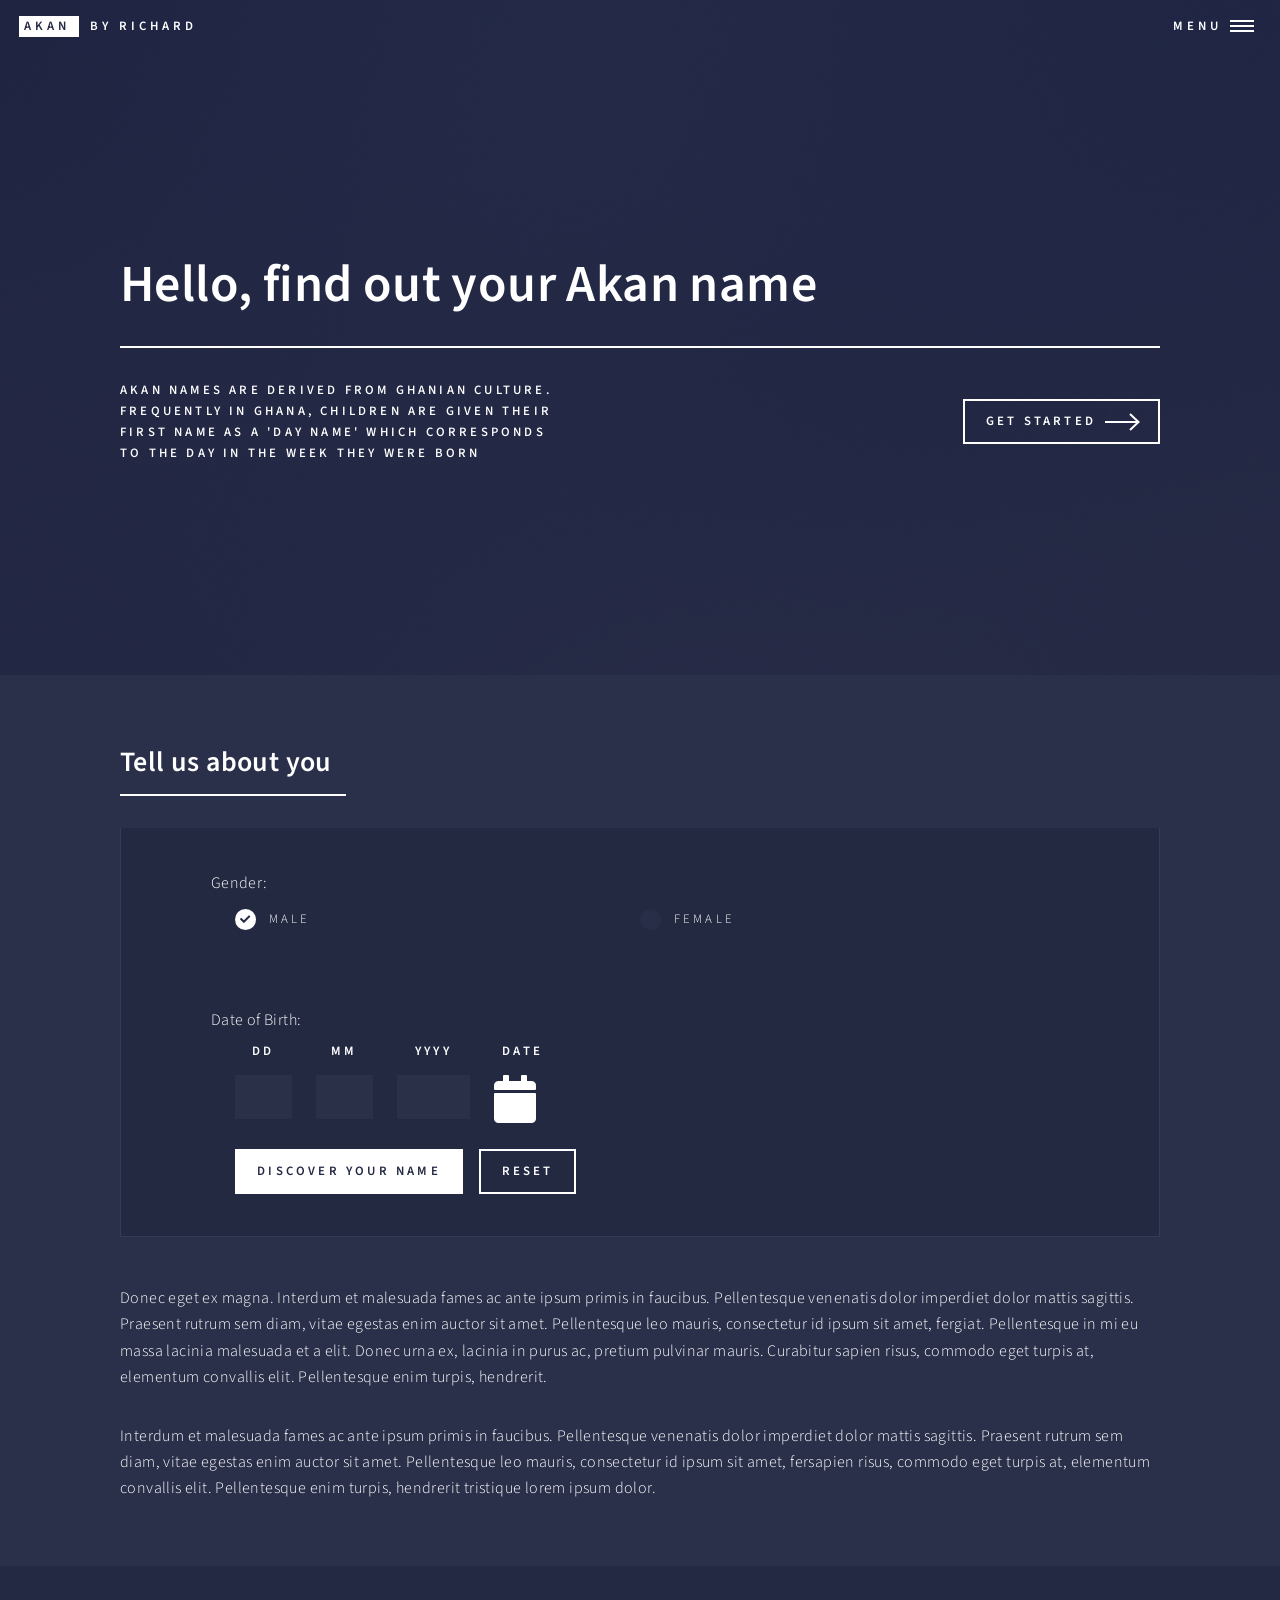
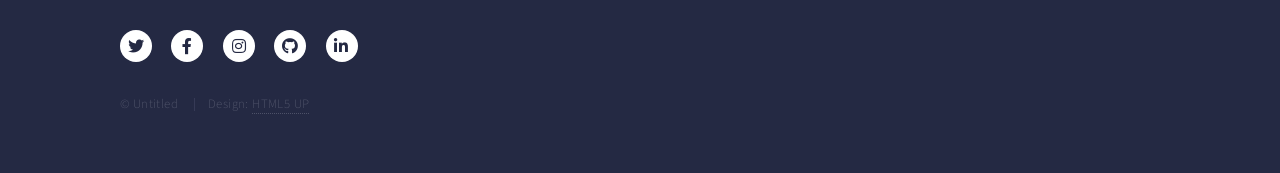
<file: index.html>
<!DOCTYPE HTML>
<!--
	
-->
<html>

<head>
    <title>Akan Name</title>
    <meta charset="utf-8" />
    <meta name="viewport" content="width=device-width, initial-scale=1, user-scalable=no" />
    <link rel="stylesheet" href="assets/css/main.css" />
    <noscript>
        <link rel="stylesheet" href="assets/css/noscript.css" />
    </noscript>
    <link rel="stylesheet" href="assets/css/customized.css" type="text/css">

</head>

<body class="is-preload">

    <!-- Wrapper -->
    <div id="wrapper">

        <!-- Header -->
        <header id="header" class="alt">
            <a href="index.html" class="logo"><strong>akan&nbsp;</strong> <span>by richard&nbsp;</span></a>
            <nav>
                <a href="#menu">Menu</a>
            </nav>
        </header>

        <!-- Menu -->
        <nav id="menu">
            <ul class="links">
                <li><a href="index.html">Home</a></li>
                <li><a href="landing.html">Landing</a></li>
                <li><a href="generic.html">Generic</a></li>
                <li><a href="elements.html">Elements</a></li>
            </ul>
            <ul class="actions stacked">
                <li><a href="#" class="button primary fit">Get Started</a></li>
                <li><a href="#" class="button fit">Log In</a></li>
            </ul>
        </nav>

        <!-- Banner -->
        <section id="banner" class="major">
            <div class="inner">
                <header class="major">
                    <h1>Hello, find out your Akan name&nbsp;</h1>
                </header>
                <div class="content description-start">
                    <p>Akan names are derived from Ghanian culture.<br>
                        Frequently in Ghana, children are given their<br>
                        first name as a 'day name' which corresponds<br>
                        to the day in the week they were born</p>
                    <ul class="actions">
                        <li><a href="#one" class="button next scrolly">Get Started</a></li>
                    </ul>
                </div>
            </div>
        </section>

        <!-- Main -->
        <div id="main">

            <!-- One -->
            <section id="one">
                <div class="inner">
                    <header class="major" id="name-major">
                        <h2>Tell us about you</h2>
                    </header>

                    <!-- Akan Form -->
                    <div class="form-div">
                        <form class="akan-form" method="post" action="#">
                            <div class="row gtr-uniform">
                                 <!-- Break -->
                                 Gender:<br>
                                 <div class="row gender-row">                                 
                                 <div class="col-6 col-12-small">
                                    <input type="radio" id="gender-male" name="gender" value="male" checked>
                                    <label for="gender-male">Male</label>
                                </div>
                                <div class="col-6 col-12-small">
                                    <input type="radio" id="gender-female" name="gender" value="female">
                                    <label for="gender-female">Female</label>
                                </div>
                            </div>
                                
                                <!-- Break -->
                            Date of Birth:
                            <div class="row date-row">
                                <div class="field calendar">
                                    <label for="dd">DD</label>
                                    <input type="text" name="dd" id="dd" maxlength="2"/>                                    
                                </div>
                                <div class="field calendar">
                                    <label for="mm">MM</label>
                                    <input type="text" name="mm" id="mm" maxlength="2"/>
                                </div>
                                <div class="field calendar yyyy">
                                    <label for="yy">YYYY</label>
                                    <input type="text" name="yyyy" id="yyyy" maxlength="4"/>
                                </div>

                                <div class="field calendar">
                                    <label for="date">Date</label>
                                    <i class="fa fa-calendar fa-3x"></i>
                                </div>

                            </div>                               
                                
                                <!-- Break -->
                                <div class="col-12">
                                    <ul class="actions">
                                        <li><input type="submit" value="Discover your Name" class="primary" /></li>
                                        <li><input type="reset" id="reset" value="Reset" /></li>
                                    </ul>
                                </div>
                            </div>
                        </form>
                    </div>

                    <p>Donec eget ex magna. Interdum et malesuada fames ac ante ipsum primis in faucibus. Pellentesque
                        venenatis dolor imperdiet dolor mattis sagittis. Praesent rutrum sem diam, vitae egestas enim
                        auctor sit amet. Pellentesque leo mauris, consectetur id ipsum sit amet, fergiat. Pellentesque
                        in mi eu massa lacinia malesuada et a elit. Donec urna ex, lacinia in purus ac, pretium pulvinar
                        mauris. Curabitur sapien risus, commodo eget turpis at, elementum convallis elit. Pellentesque
                        enim turpis, hendrerit.</p>
                    
                    <p>Interdum et malesuada fames ac ante ipsum primis in faucibus. Pellentesque venenatis dolor
                        imperdiet dolor mattis sagittis. Praesent rutrum sem diam, vitae egestas enim auctor sit amet.
                        Pellentesque leo mauris, consectetur id ipsum sit amet, fersapien risus, commodo eget turpis at,
                        elementum convallis elit. Pellentesque enim turpis, hendrerit tristique lorem ipsum dolor.</p>
                </div>
            </section>
            <!-- Two -->
        </div>

        <!-- Contact -->
        <!-- Footer -->
        <footer id="footer">
            <div class="inner">
                <ul class="icons">
                    <li><a href="#" class="icon brands alt fa-twitter"><span class="label">Twitter</span></a></li>
                    <li><a href="#" class="icon brands alt fa-facebook-f"><span class="label">Facebook</span></a></li>
                    <li><a href="#" class="icon brands alt fa-instagram"><span class="label">Instagram</span></a></li>
                    <li><a href="#" class="icon brands alt fa-github"><span class="label">GitHub</span></a></li>
                    <li><a href="#" class="icon brands alt fa-linkedin-in"><span class="label">LinkedIn</span></a></li>
                </ul>
                <ul class="copyright">
                    <li>&copy; Untitled</li>
                    <li>Design: <a href="https://html5up.net">HTML5 UP</a></li>
                </ul>
            </div>
        </footer>

    </div>

    <!-- Scripts -->
    <script src="assets/js/jquery.min.js"></script>
    <script src="assets/js/jquery.scrolly.min.js"></script>
    <script src="assets/js/jquery.scrollex.min.js"></script>
    <script src="assets/js/browser.min.js"></script>
    <script src="assets/js/breakpoints.min.js"></script>
    <script src="assets/js/util.js"></script>
    <script src="assets/js/main.js"></script>
    <script src="assets/js/akan.js"></script>

</body>

</html>
</file>
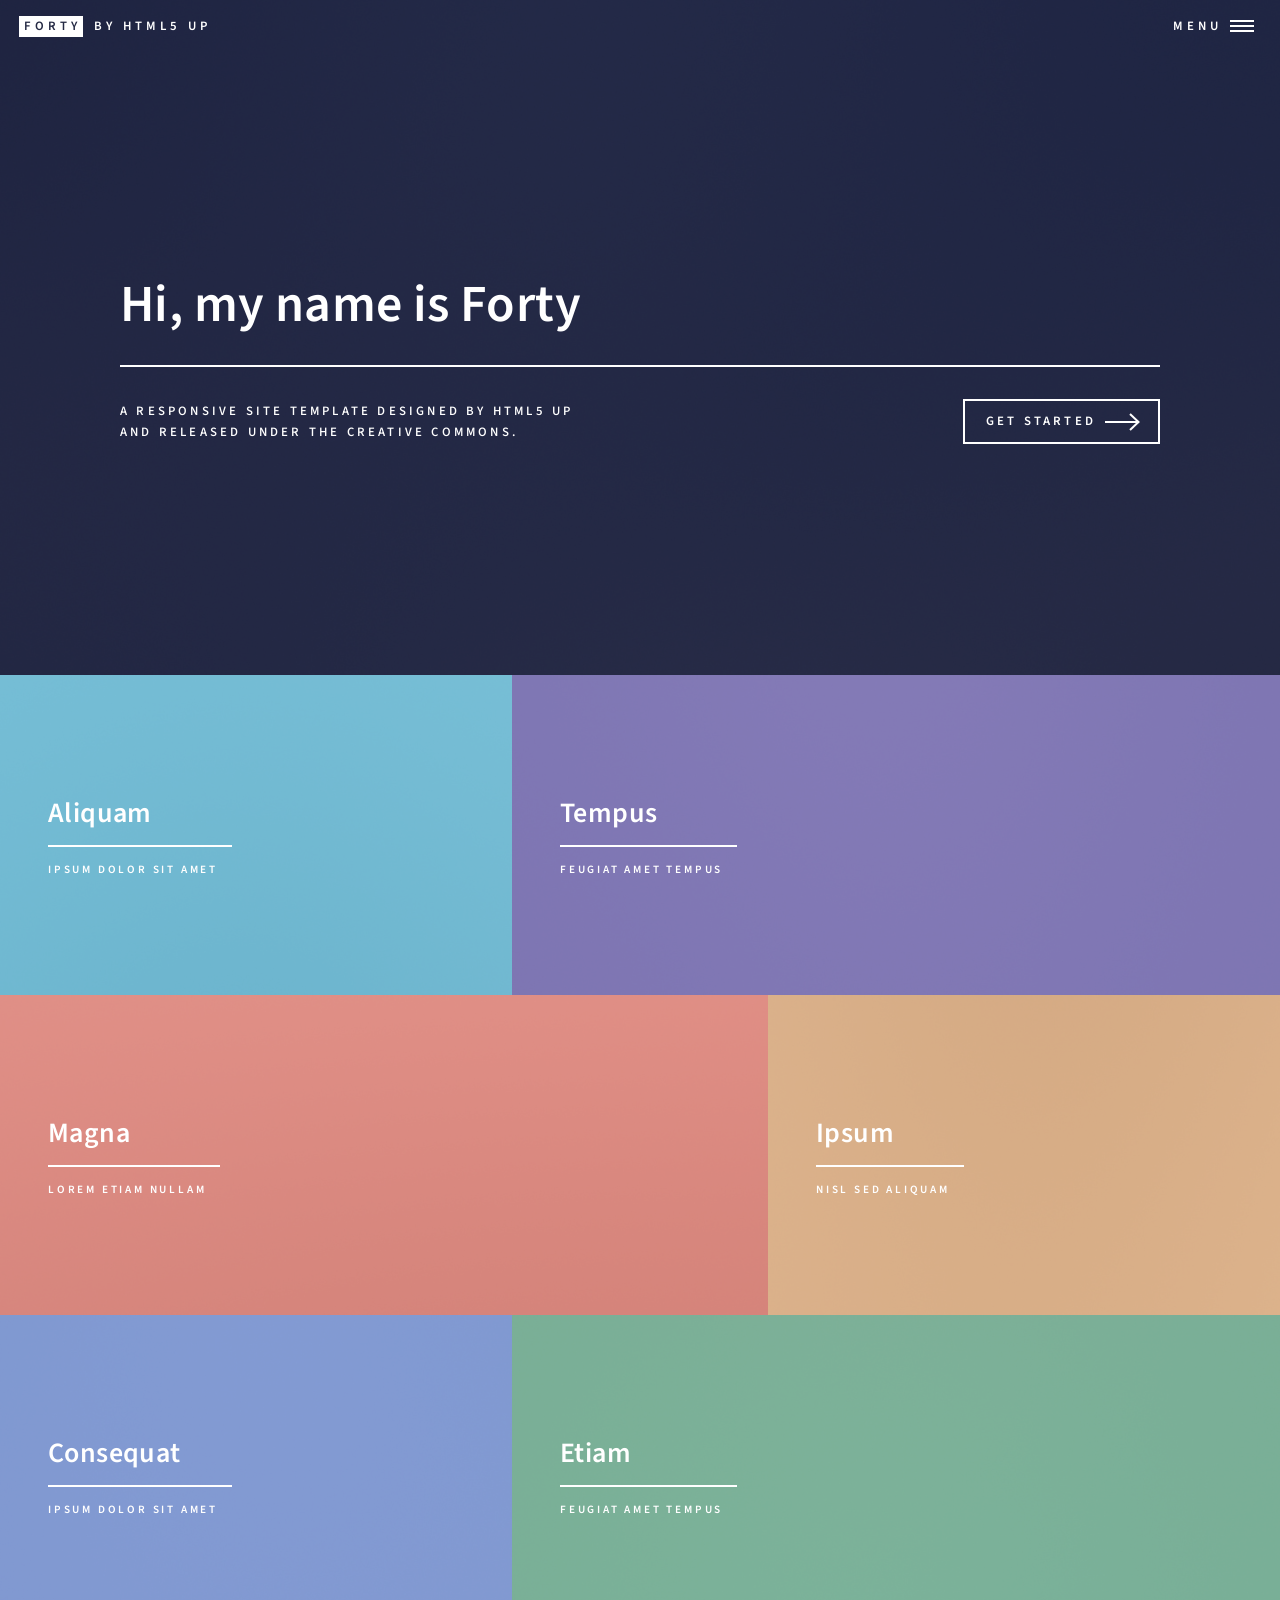
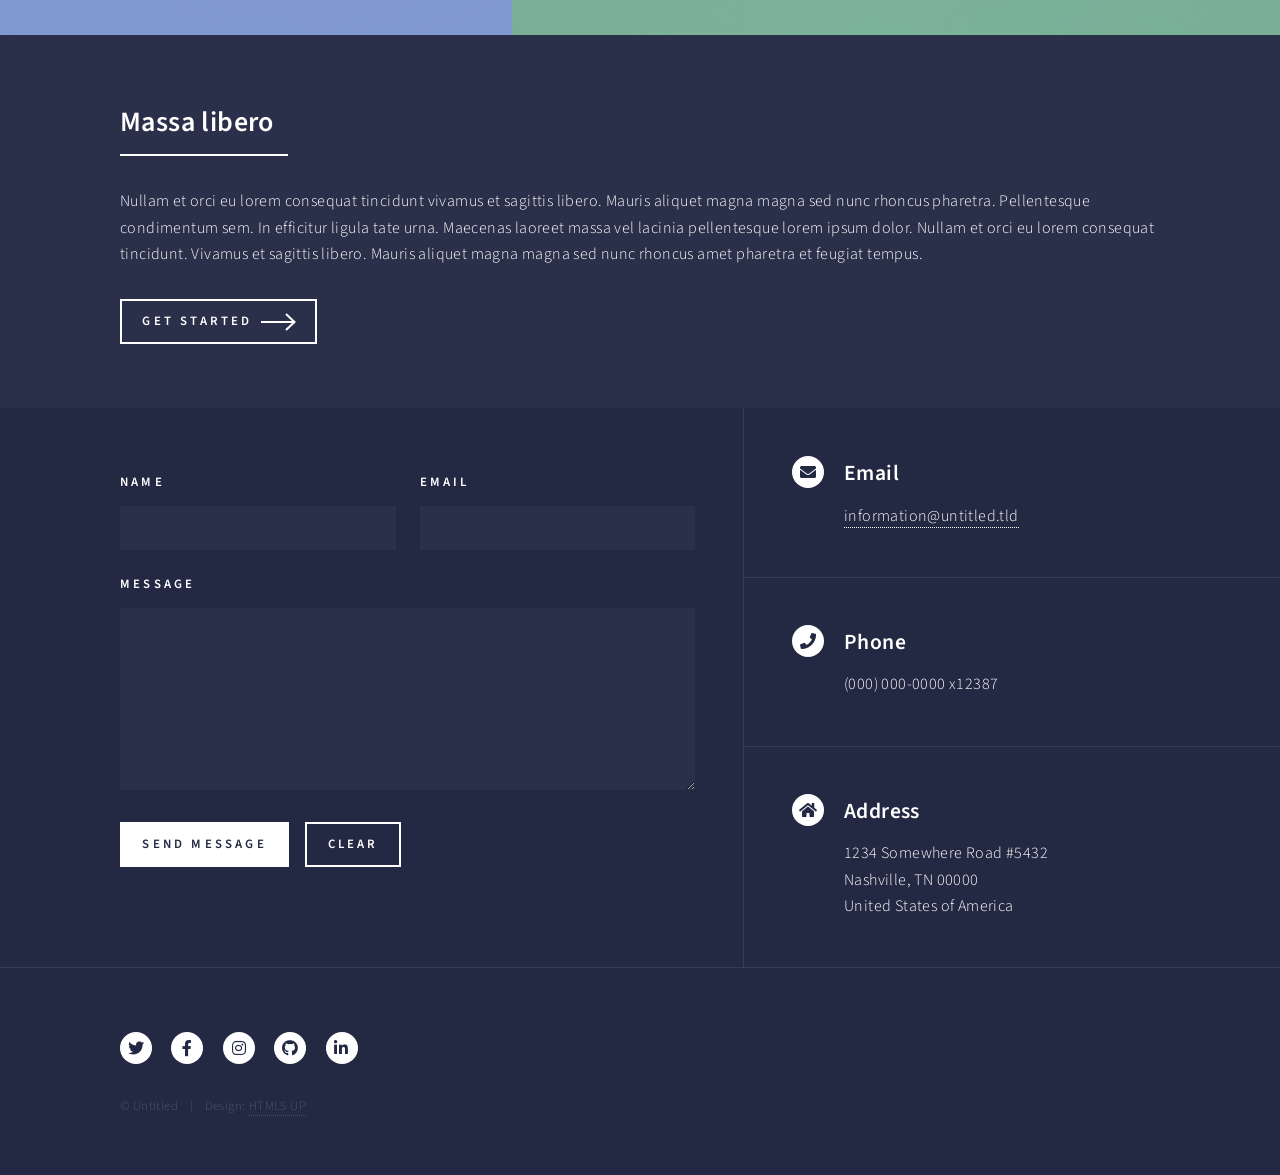
<file: backup-index.html>
<!DOCTYPE HTML>
<!--
	Forty by HTML5 UP
	html5up.net | @ajlkn
	Free for personal and commercial use under the CCA 3.0 license (html5up.net/license)
-->
<html>
	<head>
		<title>Forty by HTML5 UP</title>
		<meta charset="utf-8" />
		<meta name="viewport" content="width=device-width, initial-scale=1, user-scalable=no" />
		<link rel="stylesheet" href="assets/css/main.css" />
		<noscript><link rel="stylesheet" href="assets/css/noscript.css" /></noscript>
	</head>
	<body class="is-preload">

		<!-- Wrapper -->
			<div id="wrapper">

				<!-- Header -->
					<header id="header" class="alt">
						<a href="index.html" class="logo"><strong>Forty</strong> <span>by HTML5 UP</span></a>
						<nav>
							<a href="#menu">Menu</a>
						</nav>
					</header>

				<!-- Menu -->
					<nav id="menu">
						<ul class="links">
							<li><a href="index.html">Home</a></li>
							<li><a href="landing.html">Landing</a></li>
							<li><a href="generic.html">Generic</a></li>
							<li><a href="elements.html">Elements</a></li>
						</ul>
						<ul class="actions stacked">
							<li><a href="#" class="button primary fit">Get Started</a></li>
							<li><a href="#" class="button fit">Log In</a></li>
						</ul>
					</nav>

				<!-- Banner -->
					<section id="banner" class="major">
						<div class="inner">
							<header class="major">
								<h1>Hi, my name is Forty</h1>
							</header>
							<div class="content">
								<p>A responsive site template designed by HTML5 UP<br />
								and released under the Creative Commons.</p>
								<ul class="actions">
									<li><a href="#one" class="button next scrolly">Get Started</a></li>
								</ul>
							</div>
						</div>
					</section>

				<!-- Main -->
					<div id="main">

						<!-- One -->
							<section id="one" class="tiles">
								<article>
									<span class="image">
										<img src="images/pic01.jpg" alt="" />
									</span>
									<header class="major">
										<h3><a href="landing.html" class="link">Aliquam</a></h3>
										<p>Ipsum dolor sit amet</p>
									</header>
								</article>
								<article>
									<span class="image">
										<img src="images/pic02.jpg" alt="" />
									</span>
									<header class="major">
										<h3><a href="landing.html" class="link">Tempus</a></h3>
										<p>feugiat amet tempus</p>
									</header>
								</article>
								<article>
									<span class="image">
										<img src="images/pic03.jpg" alt="" />
									</span>
									<header class="major">
										<h3><a href="landing.html" class="link">Magna</a></h3>
										<p>Lorem etiam nullam</p>
									</header>
								</article>
								<article>
									<span class="image">
										<img src="images/pic04.jpg" alt="" />
									</span>
									<header class="major">
										<h3><a href="landing.html" class="link">Ipsum</a></h3>
										<p>Nisl sed aliquam</p>
									</header>
								</article>
								<article>
									<span class="image">
										<img src="images/pic05.jpg" alt="" />
									</span>
									<header class="major">
										<h3><a href="landing.html" class="link">Consequat</a></h3>
										<p>Ipsum dolor sit amet</p>
									</header>
								</article>
								<article>
									<span class="image">
										<img src="images/pic06.jpg" alt="" />
									</span>
									<header class="major">
										<h3><a href="landing.html" class="link">Etiam</a></h3>
										<p>Feugiat amet tempus</p>
									</header>
								</article>
							</section>

						<!-- Two -->
							<section id="two">
								<div class="inner">
									<header class="major">
										<h2>Massa libero</h2>
									</header>
									<p>Nullam et orci eu lorem consequat tincidunt vivamus et sagittis libero. Mauris aliquet magna magna sed nunc rhoncus pharetra. Pellentesque condimentum sem. In efficitur ligula tate urna. Maecenas laoreet massa vel lacinia pellentesque lorem ipsum dolor. Nullam et orci eu lorem consequat tincidunt. Vivamus et sagittis libero. Mauris aliquet magna magna sed nunc rhoncus amet pharetra et feugiat tempus.</p>
									<ul class="actions">
										<li><a href="landing.html" class="button next">Get Started</a></li>
									</ul>
								</div>
							</section>

					</div>

				<!-- Contact -->
					<section id="contact">
						<div class="inner">
							<section>
								<form method="post" action="#">
									<div class="fields">
										<div class="field half">
											<label for="name">Name</label>
											<input type="text" name="name" id="name" />
										</div>
										<div class="field half">
											<label for="email">Email</label>
											<input type="text" name="email" id="email" />
										</div>
										<div class="field">
											<label for="message">Message</label>
											<textarea name="message" id="message" rows="6"></textarea>
										</div>
									</div>
									<ul class="actions">
										<li><input type="submit" value="Send Message" class="primary" /></li>
										<li><input type="reset" value="Clear" /></li>
									</ul>
								</form>
							</section>
							<section class="split">
								<section>
									<div class="contact-method">
										<span class="icon solid alt fa-envelope"></span>
										<h3>Email</h3>
										<a href="#">information@untitled.tld</a>
									</div>
								</section>
								<section>
									<div class="contact-method">
										<span class="icon solid alt fa-phone"></span>
										<h3>Phone</h3>
										<span>(000) 000-0000 x12387</span>
									</div>
								</section>
								<section>
									<div class="contact-method">
										<span class="icon solid alt fa-home"></span>
										<h3>Address</h3>
										<span>1234 Somewhere Road #5432<br />
										Nashville, TN 00000<br />
										United States of America</span>
									</div>
								</section>
							</section>
						</div>
					</section>

				<!-- Footer -->
					<footer id="footer">
						<div class="inner">
							<ul class="icons">
								<li><a href="#" class="icon brands alt fa-twitter"><span class="label">Twitter</span></a></li>
								<li><a href="#" class="icon brands alt fa-facebook-f"><span class="label">Facebook</span></a></li>
								<li><a href="#" class="icon brands alt fa-instagram"><span class="label">Instagram</span></a></li>
								<li><a href="#" class="icon brands alt fa-github"><span class="label">GitHub</span></a></li>
								<li><a href="#" class="icon brands alt fa-linkedin-in"><span class="label">LinkedIn</span></a></li>
							</ul>
							<ul class="copyright">
								<li>&copy; Untitled</li><li>Design: <a href="https://html5up.net">HTML5 UP</a></li>
							</ul>
						</div>
					</footer>

			</div>

		<!-- Scripts -->        
			<script src="assets/js/jquery.min.js"></script>
			<script src="assets/js/jquery.scrolly.min.js"></script>
			<script src="assets/js/jquery.scrollex.min.js"></script>
			<script src="assets/js/browser.min.js"></script>
			<script src="assets/js/breakpoints.min.js"></script>
			<script src="assets/js/util.js"></script>
			<script src="assets/js/main.js"></script>
            

	</body>
</html>
</file>
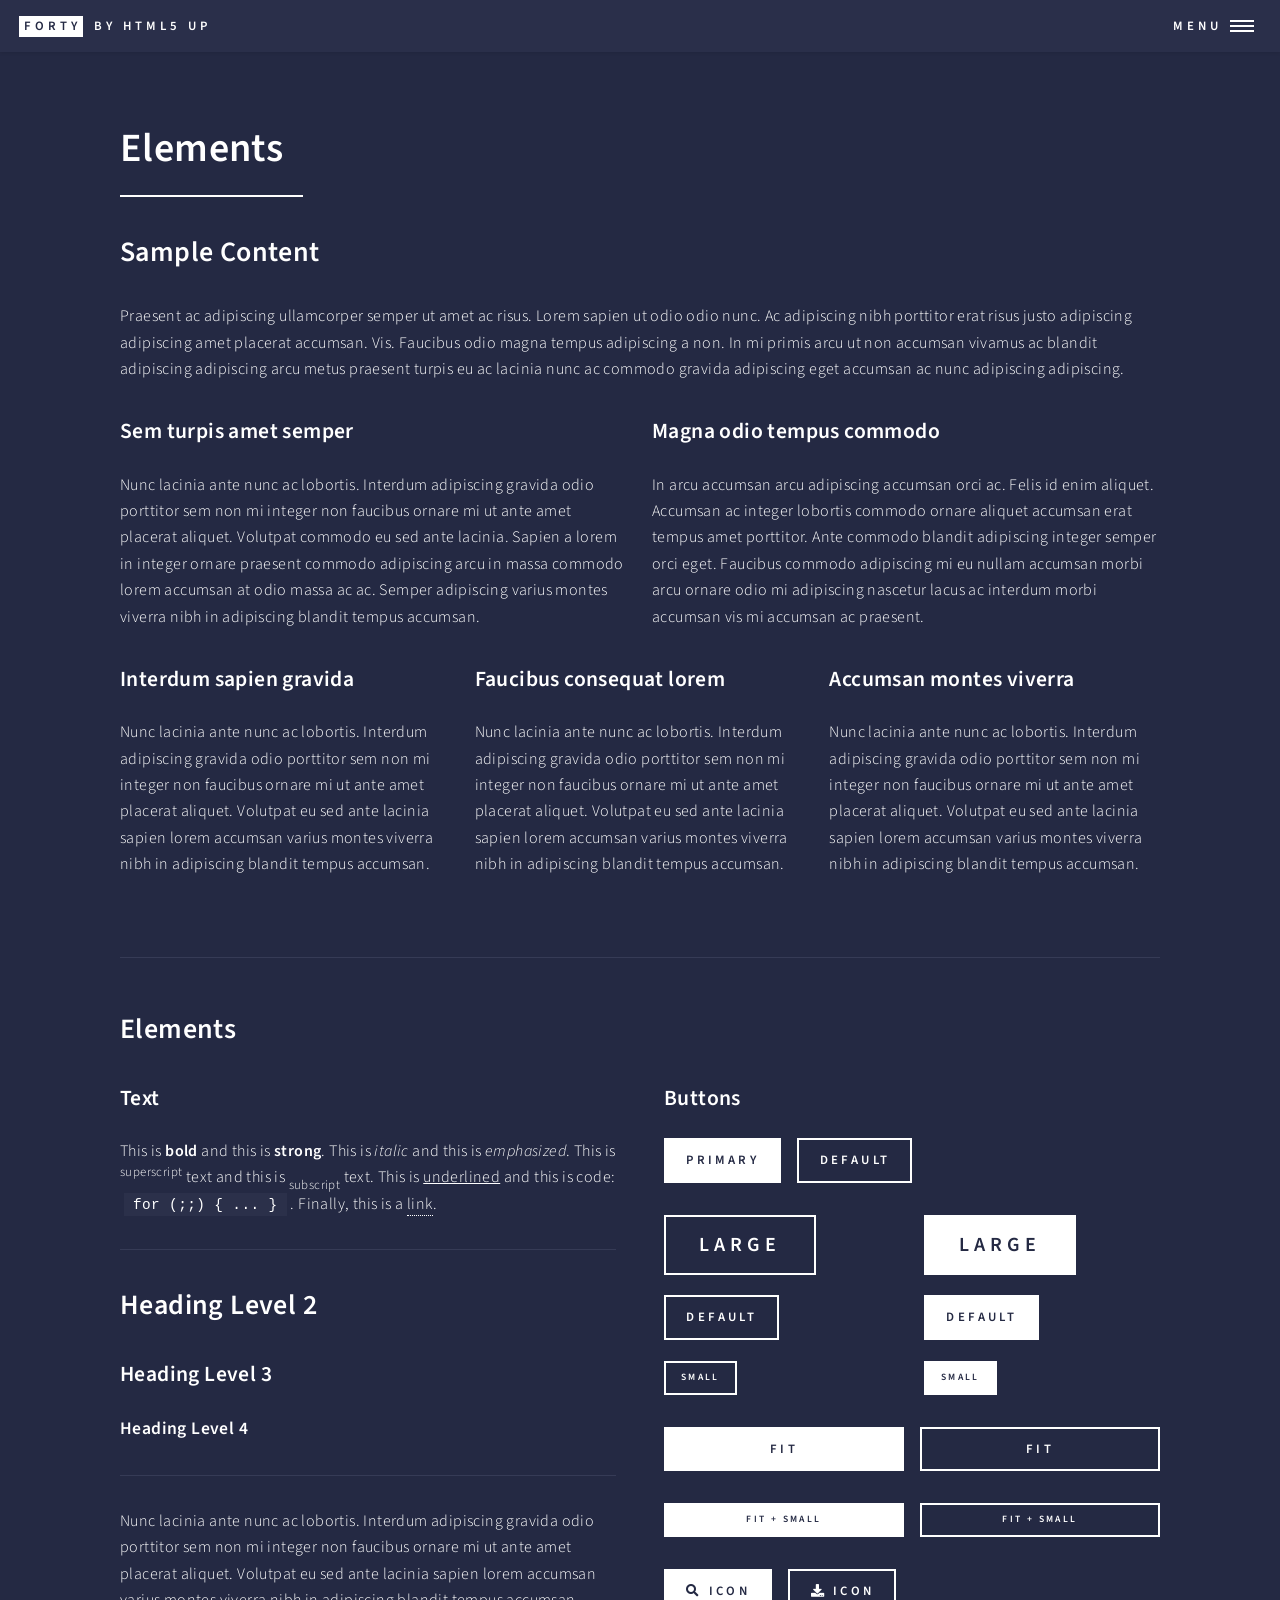
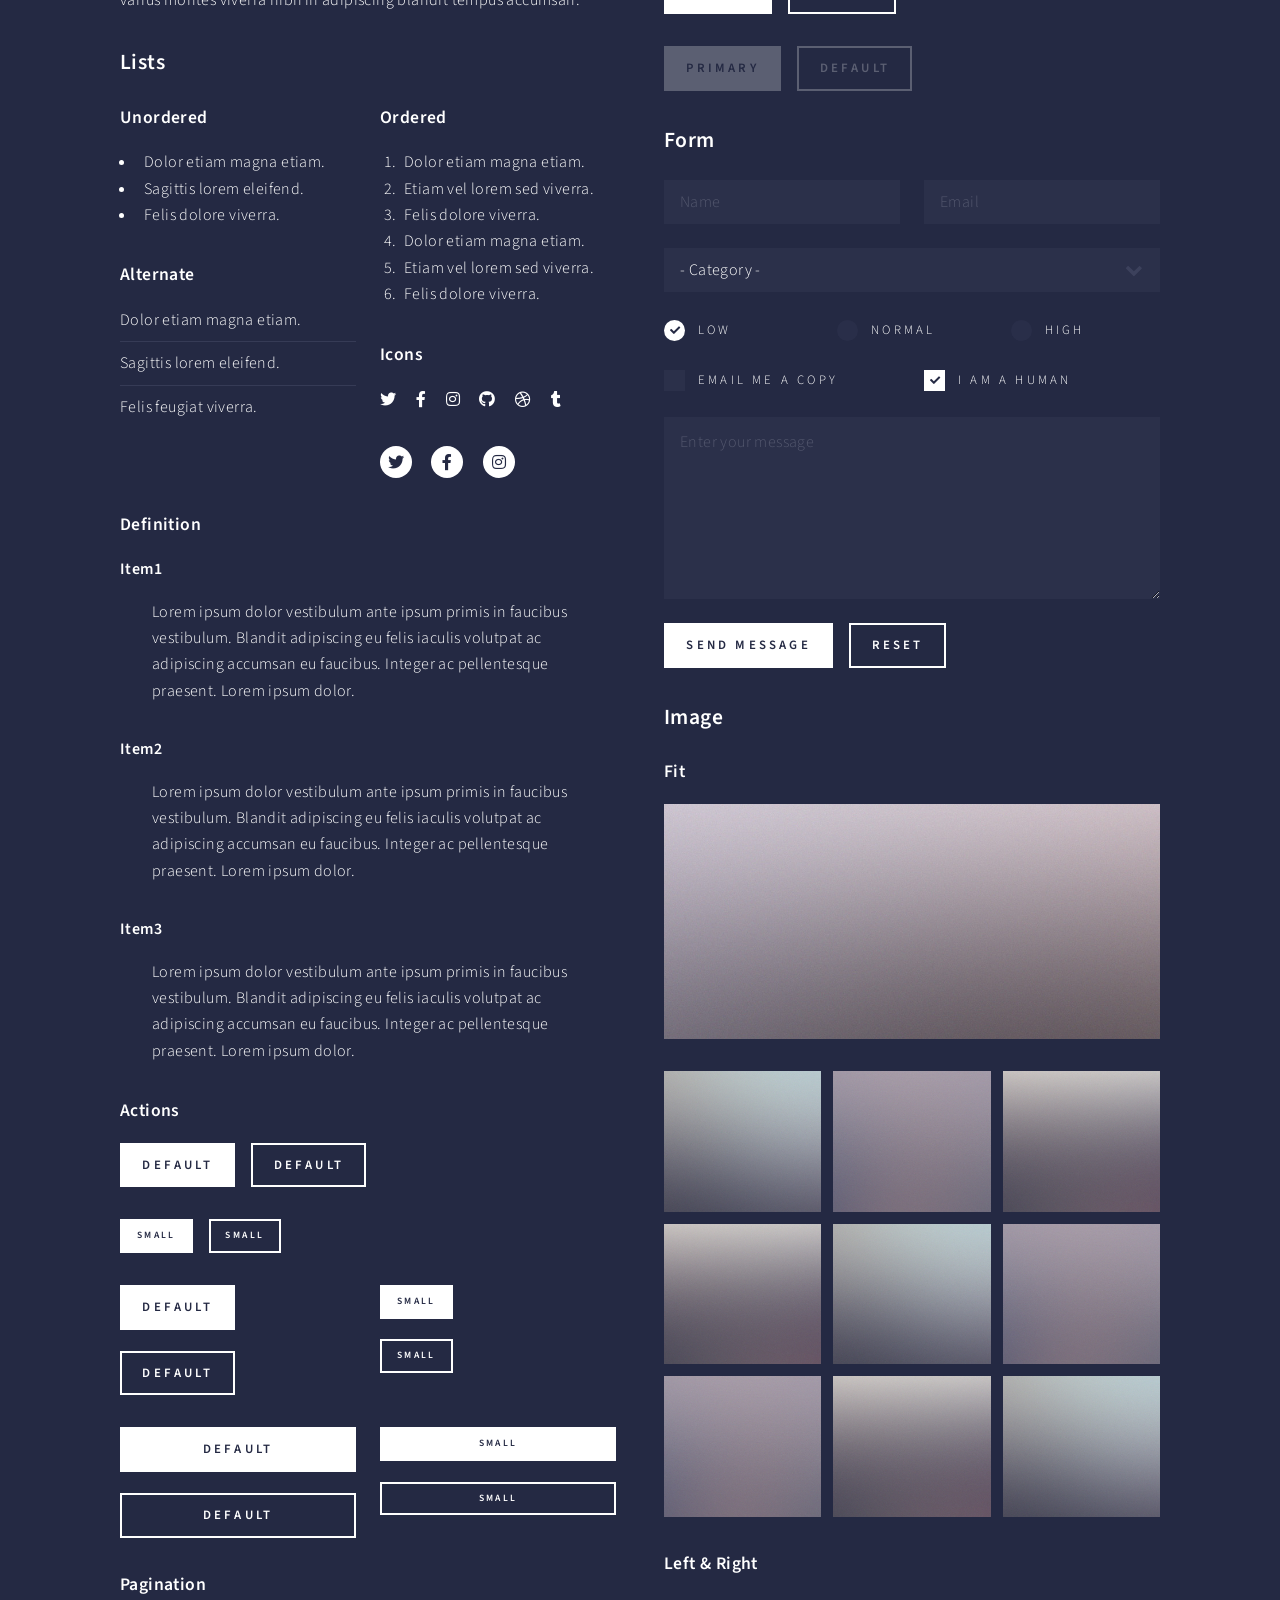
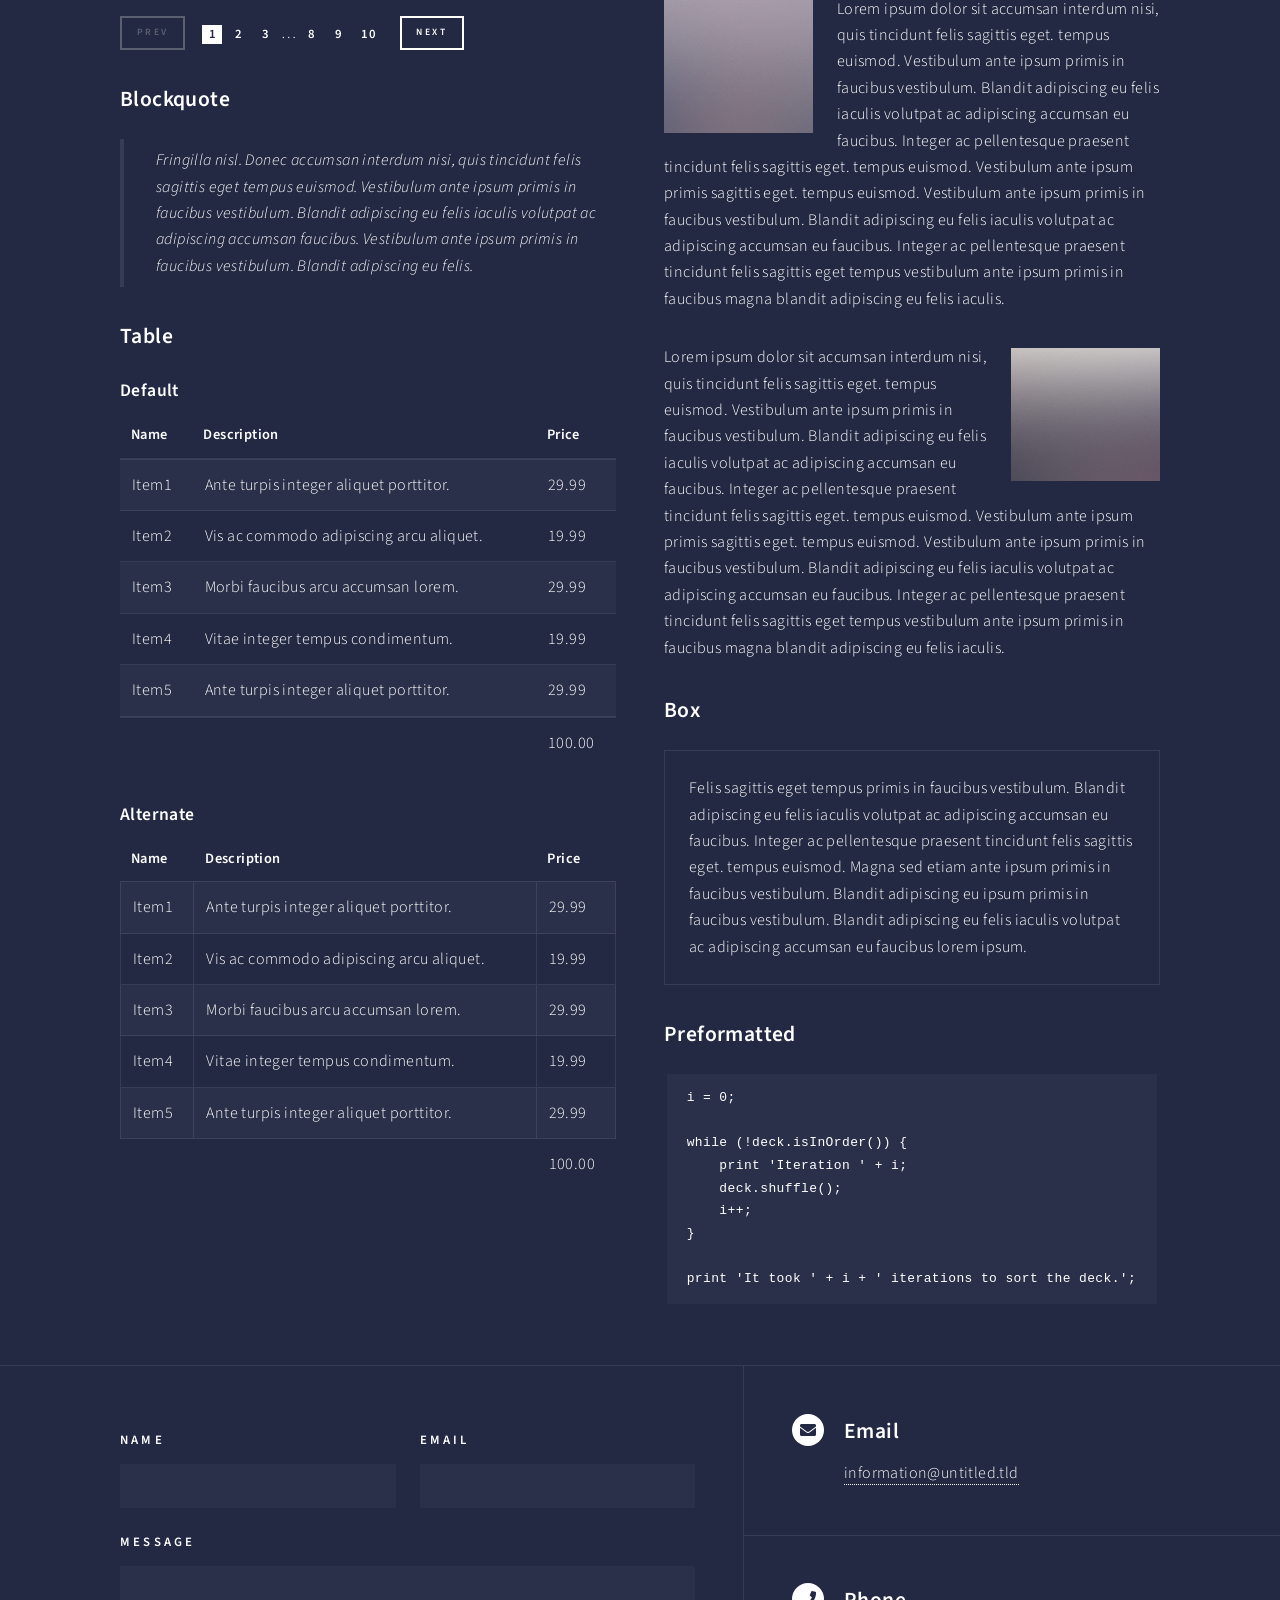
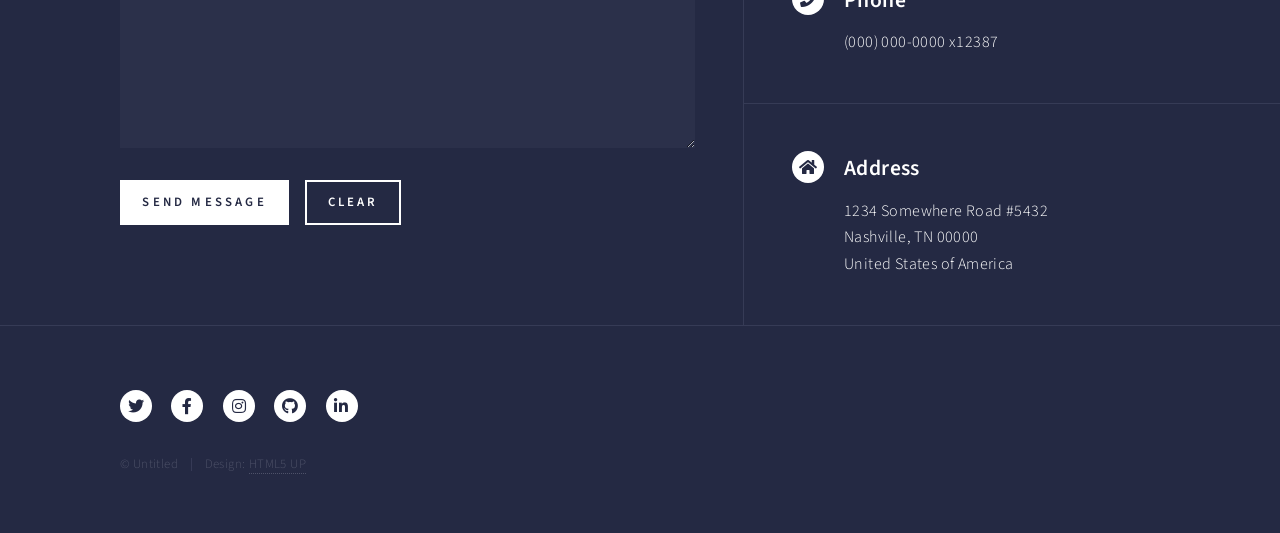
<file: elements.html>
<!DOCTYPE HTML>
<!--
	Forty by HTML5 UP
	html5up.net | @ajlkn
	Free for personal and commercial use under the CCA 3.0 license (html5up.net/license)
-->
<html>
	<head>
		<title>Elements - Forty by HTML5 UP</title>
		<meta charset="utf-8" />
		<meta name="viewport" content="width=device-width, initial-scale=1, user-scalable=no" />
		<link rel="stylesheet" href="assets/css/main.css" />
		<noscript><link rel="stylesheet" href="assets/css/noscript.css" /></noscript>
	</head>
	<body class="is-preload">

		<!-- Wrapper -->
			<div id="wrapper">

				<!-- Header -->
					<header id="header">
						<a href="index.html" class="logo"><strong>Forty</strong> <span>by HTML5 UP</span></a>
						<nav>
							<a href="#menu">Menu</a>
						</nav>
					</header>

				<!-- Menu -->
					<nav id="menu">
						<ul class="links">
							<li><a href="index.html">Home</a></li>
							<li><a href="landing.html">Landing</a></li>
							<li><a href="generic.html">Generic</a></li>
							<li><a href="elements.html">Elements</a></li>
						</ul>
						<ul class="actions stacked">
							<li><a href="#" class="button primary fit">Get Started</a></li>
							<li><a href="#" class="button fit">Log In</a></li>
						</ul>
					</nav>

				<!-- Main -->
					<div id="main" class="alt">

						<!-- One -->
							<section id="one">
								<div class="inner">
									<header class="major">
										<h1>Elements</h1>
									</header>

									<!-- Content -->
										<h2 id="content">Sample Content</h2>
										<p>Praesent ac adipiscing ullamcorper semper ut amet ac risus. Lorem sapien ut odio odio nunc. Ac adipiscing nibh porttitor erat risus justo adipiscing adipiscing amet placerat accumsan. Vis. Faucibus odio magna tempus adipiscing a non. In mi primis arcu ut non accumsan vivamus ac blandit adipiscing adipiscing arcu metus praesent turpis eu ac lacinia nunc ac commodo gravida adipiscing eget accumsan ac nunc adipiscing adipiscing.</p>
										<div class="row">
											<div class="col-6 col-12-small">
												<h3>Sem turpis amet semper</h3>
												<p>Nunc lacinia ante nunc ac lobortis. Interdum adipiscing gravida odio porttitor sem non mi integer non faucibus ornare mi ut ante amet placerat aliquet. Volutpat commodo eu sed ante lacinia. Sapien a lorem in integer ornare praesent commodo adipiscing arcu in massa commodo lorem accumsan at odio massa ac ac. Semper adipiscing varius montes viverra nibh in adipiscing blandit tempus accumsan.</p>
											</div>
											<div class="col-6 col-12-small">
												<h3>Magna odio tempus commodo</h3>
												<p>In arcu accumsan arcu adipiscing accumsan orci ac. Felis id enim aliquet. Accumsan ac integer lobortis commodo ornare aliquet accumsan erat tempus amet porttitor. Ante commodo blandit adipiscing integer semper orci eget. Faucibus commodo adipiscing mi eu nullam accumsan morbi arcu ornare odio mi adipiscing nascetur lacus ac interdum morbi accumsan vis mi accumsan ac praesent.</p>
											</div>
											<!-- Break -->
											<div class="col-4 col-12-medium">
												<h3>Interdum sapien gravida</h3>
												<p>Nunc lacinia ante nunc ac lobortis. Interdum adipiscing gravida odio porttitor sem non mi integer non faucibus ornare mi ut ante amet placerat aliquet. Volutpat eu sed ante lacinia sapien lorem accumsan varius montes viverra nibh in adipiscing blandit tempus accumsan.</p>
											</div>
											<div class="col-4 col-12-medium">
												<h3>Faucibus consequat lorem</h3>
												<p>Nunc lacinia ante nunc ac lobortis. Interdum adipiscing gravida odio porttitor sem non mi integer non faucibus ornare mi ut ante amet placerat aliquet. Volutpat eu sed ante lacinia sapien lorem accumsan varius montes viverra nibh in adipiscing blandit tempus accumsan.</p>
											</div>
											<div class="col-4 col-12-medium">
												<h3>Accumsan montes viverra</h3>
												<p>Nunc lacinia ante nunc ac lobortis. Interdum adipiscing gravida odio porttitor sem non mi integer non faucibus ornare mi ut ante amet placerat aliquet. Volutpat eu sed ante lacinia sapien lorem accumsan varius montes viverra nibh in adipiscing blandit tempus accumsan.</p>
											</div>
										</div>

									<hr class="major" />

									<!-- Elements -->
										<h2 id="elements">Elements</h2>
										<div class="row gtr-200">
											<div class="col-6 col-12-medium">

												<!-- Text stuff -->
													<h3>Text</h3>
													<p>This is <b>bold</b> and this is <strong>strong</strong>. This is <i>italic</i> and this is <em>emphasized</em>.
													This is <sup>superscript</sup> text and this is <sub>subscript</sub> text.
													This is <u>underlined</u> and this is code: <code>for (;;) { ... }</code>.
													Finally, this is a <a href="#">link</a>.</p>
													<hr />
													<h2>Heading Level 2</h2>
													<h3>Heading Level 3</h3>
													<h4>Heading Level 4</h4>
													<hr />
													<p>Nunc lacinia ante nunc ac lobortis. Interdum adipiscing gravida odio porttitor sem non mi integer non faucibus ornare mi ut ante amet placerat aliquet. Volutpat eu sed ante lacinia sapien lorem accumsan varius montes viverra nibh in adipiscing blandit tempus accumsan.</p>

												<!-- Lists -->
													<h3>Lists</h3>
													<div class="row">
														<div class="col-6 col-12-small">

															<h4>Unordered</h4>
															<ul>
																<li>Dolor etiam magna etiam.</li>
																<li>Sagittis lorem eleifend.</li>
																<li>Felis dolore viverra.</li>
															</ul>

															<h4>Alternate</h4>
															<ul class="alt">
																<li>Dolor etiam magna etiam.</li>
																<li>Sagittis lorem eleifend.</li>
																<li>Felis feugiat viverra.</li>
															</ul>

														</div>
														<div class="col-6 col-12-small">

															<h4>Ordered</h4>
															<ol>
																<li>Dolor etiam magna etiam.</li>
																<li>Etiam vel lorem sed viverra.</li>
																<li>Felis dolore viverra.</li>
																<li>Dolor etiam magna etiam.</li>
																<li>Etiam vel lorem sed viverra.</li>
																<li>Felis dolore viverra.</li>
															</ol>

															<h4>Icons</h4>
															<ul class="icons">
																<li><a href="#" class="icon brands fa-twitter"><span class="label">Twitter</span></a></li>
																<li><a href="#" class="icon brands fa-facebook-f"><span class="label">Facebook</span></a></li>
																<li><a href="#" class="icon brands fa-instagram"><span class="label">Instagram</span></a></li>
																<li><a href="#" class="icon brands fa-github"><span class="label">Github</span></a></li>
																<li><a href="#" class="icon brands fa-dribbble"><span class="label">Dribbble</span></a></li>
																<li><a href="#" class="icon brands fa-tumblr"><span class="label">Tumblr</span></a></li>
															</ul>
															<ul class="icons">
																<li><a href="#" class="icon brands alt fa-twitter"><span class="label">Twitter</span></a></li>
																<li><a href="#" class="icon brands alt fa-facebook-f"><span class="label">Facebook</span></a></li>
																<li><a href="#" class="icon brands alt fa-instagram"><span class="label">Instagram</span></a></li>
															</ul>

														</div>
													</div>
													<h4>Definition</h4>
													<dl>
														<dt>Item1</dt>
														<dd>
															<p>Lorem ipsum dolor vestibulum ante ipsum primis in faucibus vestibulum. Blandit adipiscing eu felis iaculis volutpat ac adipiscing accumsan eu faucibus. Integer ac pellentesque praesent. Lorem ipsum dolor.</p>
														</dd>
														<dt>Item2</dt>
														<dd>
															<p>Lorem ipsum dolor vestibulum ante ipsum primis in faucibus vestibulum. Blandit adipiscing eu felis iaculis volutpat ac adipiscing accumsan eu faucibus. Integer ac pellentesque praesent. Lorem ipsum dolor.</p>
														</dd>
														<dt>Item3</dt>
														<dd>
															<p>Lorem ipsum dolor vestibulum ante ipsum primis in faucibus vestibulum. Blandit adipiscing eu felis iaculis volutpat ac adipiscing accumsan eu faucibus. Integer ac pellentesque praesent. Lorem ipsum dolor.</p>
														</dd>
													</dl>

													<h4>Actions</h4>
													<ul class="actions">
														<li><a href="#" class="button primary">Default</a></li>
														<li><a href="#" class="button">Default</a></li>
													</ul>
													<ul class="actions small">
														<li><a href="#" class="button primary small">Small</a></li>
														<li><a href="#" class="button small">Small</a></li>
													</ul>
													<div class="row">
														<div class="col-6 col-12-small">
															<ul class="actions stacked">
																<li><a href="#" class="button primary">Default</a></li>
																<li><a href="#" class="button">Default</a></li>
															</ul>
														</div>
														<div class="col-6 col-12-small">
															<ul class="actions stacked">
																<li><a href="#" class="button primary small">Small</a></li>
																<li><a href="#" class="button small">Small</a></li>
															</ul>
														</div>
														<div class="col-6 col-12-small">
															<ul class="actions stacked">
																<li><a href="#" class="button primary fit">Default</a></li>
																<li><a href="#" class="button fit">Default</a></li>
															</ul>
														</div>
														<div class="col-6 col-12-small">
															<ul class="actions stacked">
																<li><a href="#" class="button primary small fit">Small</a></li>
																<li><a href="#" class="button small fit">Small</a></li>
															</ul>
														</div>
													</div>

													<h4>Pagination</h4>
													<ul class="pagination">
														<li><span class="button small disabled">Prev</span></li>
														<li><a href="#" class="page active">1</a></li>
														<li><a href="#" class="page">2</a></li>
														<li><a href="#" class="page">3</a></li>
														<li><span>&hellip;</span></li>
														<li><a href="#" class="page">8</a></li>
														<li><a href="#" class="page">9</a></li>
														<li><a href="#" class="page">10</a></li>
														<li><a href="#" class="button small">Next</a></li>
													</ul>

												<!-- Blockquote -->
													<h3>Blockquote</h3>
													<blockquote>Fringilla nisl. Donec accumsan interdum nisi, quis tincidunt felis sagittis eget tempus euismod. Vestibulum ante ipsum primis in faucibus vestibulum. Blandit adipiscing eu felis iaculis volutpat ac adipiscing accumsan faucibus. Vestibulum ante ipsum primis in faucibus vestibulum. Blandit adipiscing eu felis.</blockquote>

												<!-- Table -->
													<h3>Table</h3>

													<h4>Default</h4>
													<div class="table-wrapper">
														<table>
															<thead>
																<tr>
																	<th>Name</th>
																	<th>Description</th>
																	<th>Price</th>
																</tr>
															</thead>
															<tbody>
																<tr>
																	<td>Item1</td>
																	<td>Ante turpis integer aliquet porttitor.</td>
																	<td>29.99</td>
																</tr>
																<tr>
																	<td>Item2</td>
																	<td>Vis ac commodo adipiscing arcu aliquet.</td>
																	<td>19.99</td>
																</tr>
																<tr>
																	<td>Item3</td>
																	<td> Morbi faucibus arcu accumsan lorem.</td>
																	<td>29.99</td>
																</tr>
																<tr>
																	<td>Item4</td>
																	<td>Vitae integer tempus condimentum.</td>
																	<td>19.99</td>
																</tr>
																<tr>
																	<td>Item5</td>
																	<td>Ante turpis integer aliquet porttitor.</td>
																	<td>29.99</td>
																</tr>
															</tbody>
															<tfoot>
																<tr>
																	<td colspan="2"></td>
																	<td>100.00</td>
																</tr>
															</tfoot>
														</table>
													</div>

													<h4>Alternate</h4>
													<div class="table-wrapper">
														<table class="alt">
															<thead>
																<tr>
																	<th>Name</th>
																	<th>Description</th>
																	<th>Price</th>
																</tr>
															</thead>
															<tbody>
																<tr>
																	<td>Item1</td>
																	<td>Ante turpis integer aliquet porttitor.</td>
																	<td>29.99</td>
																</tr>
																<tr>
																	<td>Item2</td>
																	<td>Vis ac commodo adipiscing arcu aliquet.</td>
																	<td>19.99</td>
																</tr>
																<tr>
																	<td>Item3</td>
																	<td> Morbi faucibus arcu accumsan lorem.</td>
																	<td>29.99</td>
																</tr>
																<tr>
																	<td>Item4</td>
																	<td>Vitae integer tempus condimentum.</td>
																	<td>19.99</td>
																</tr>
																<tr>
																	<td>Item5</td>
																	<td>Ante turpis integer aliquet porttitor.</td>
																	<td>29.99</td>
																</tr>
															</tbody>
															<tfoot>
																<tr>
																	<td colspan="2"></td>
																	<td>100.00</td>
																</tr>
															</tfoot>
														</table>
													</div>

											</div>
											<div class="col-6 col-12-medium">

												<!-- Buttons -->
													<h3>Buttons</h3>
													<ul class="actions">
														<li><a href="#" class="button primary">Primary</a></li>
														<li><a href="#" class="button">Default</a></li>
													</ul>
													<div class="row">
														<div class="col-6 col-12-xsmall">
															<ul class="actions stacked">
																<li><a href="#" class="button large">Large</a></li>
																<li><a href="#" class="button">Default</a></li>
																<li><a href="#" class="button small">Small</a></li>
															</ul>
														</div>
														<div class="col-6 col-12-xsmall">
															<ul class="actions stacked">
																<li><a href="#" class="button primary large">Large</a></li>
																<li><a href="#" class="button primary">Default</a></li>
																<li><a href="#" class="button primary small">Small</a></li>
															</ul>
														</div>
													</div>
													<ul class="actions fit">
														<li><a href="#" class="button primary fit">Fit</a></li>
														<li><a href="#" class="button fit">Fit</a></li>
													</ul>
													<ul class="actions fit small">
														<li><a href="#" class="button primary fit small">Fit + Small</a></li>
														<li><a href="#" class="button fit small">Fit + Small</a></li>
													</ul>
													<ul class="actions">
														<li><a href="#" class="button primary icon solid fa-search">Icon</a></li>
														<li><a href="#" class="button icon solid fa-download">Icon</a></li>
													</ul>
													<ul class="actions">
														<li><span class="button primary disabled">Primary</span></li>
														<li><span class="button disabled">Default</span></li>
													</ul>

												<!-- Form -->
													<h3>Form</h3>

													<form method="post" action="#">
														<div class="row gtr-uniform">
															<div class="col-6 col-12-xsmall">
																<input type="text" name="demo-name" id="demo-name" value="" placeholder="Name" />
															</div>
															<div class="col-6 col-12-xsmall">
																<input type="email" name="demo-email" id="demo-email" value="" placeholder="Email" />
															</div>
															<!-- Break -->
															<div class="col-12">
																<select name="demo-category" id="demo-category">
																	<option value="">- Category -</option>
																	<option value="1">Manufacturing</option>
																	<option value="1">Shipping</option>
																	<option value="1">Administration</option>
																	<option value="1">Human Resources</option>
																</select>
															</div>
															<!-- Break -->
															<div class="col-4 col-12-small">
																<input type="radio" id="demo-priority-low" name="demo-priority" checked>
																<label for="demo-priority-low">Low</label>
															</div>
															<div class="col-4 col-12-small">
																<input type="radio" id="demo-priority-normal" name="demo-priority">
																<label for="demo-priority-normal">Normal</label>
															</div>
															<div class="col-4 col-12-small">
																<input type="radio" id="demo-priority-high" name="demo-priority">
																<label for="demo-priority-high">High</label>
															</div>
															<!-- Break -->
															<div class="col-6 col-12-small">
																<input type="checkbox" id="demo-copy" name="demo-copy">
																<label for="demo-copy">Email me a copy</label>
															</div>
															<div class="col-6 col-12-small">
																<input type="checkbox" id="demo-human" name="demo-human" checked>
																<label for="demo-human">I am a human</label>
															</div>
															<!-- Break -->
															<div class="col-12">
																<textarea name="demo-message" id="demo-message" placeholder="Enter your message" rows="6"></textarea>
															</div>
															<!-- Break -->
															<div class="col-12">
																<ul class="actions">
																	<li><input type="submit" value="Send Message" class="primary" /></li>
																	<li><input type="reset" value="Reset" /></li>
																</ul>
															</div>
														</div>
													</form>

												<!-- Image -->
													<h3>Image</h3>

													<h4>Fit</h4>
													<span class="image fit"><img src="images/pic03.jpg" alt="" /></span>
													<div class="box alt">
														<div class="row gtr-50 gtr-uniform">
															<div class="col-4"><span class="image fit"><img src="images/pic08.jpg" alt="" /></span></div>
															<div class="col-4"><span class="image fit"><img src="images/pic09.jpg" alt="" /></span></div>
															<div class="col-4"><span class="image fit"><img src="images/pic10.jpg" alt="" /></span></div>
															<!-- Break -->
															<div class="col-4"><span class="image fit"><img src="images/pic10.jpg" alt="" /></span></div>
															<div class="col-4"><span class="image fit"><img src="images/pic08.jpg" alt="" /></span></div>
															<div class="col-4"><span class="image fit"><img src="images/pic09.jpg" alt="" /></span></div>
															<!-- Break -->
															<div class="col-4"><span class="image fit"><img src="images/pic09.jpg" alt="" /></span></div>
															<div class="col-4"><span class="image fit"><img src="images/pic10.jpg" alt="" /></span></div>
															<div class="col-4"><span class="image fit"><img src="images/pic08.jpg" alt="" /></span></div>
														</div>
													</div>

													<h4>Left &amp; Right</h4>
													<p><span class="image left"><img src="images/pic09.jpg" alt="" /></span>Lorem ipsum dolor sit accumsan interdum nisi, quis tincidunt felis sagittis eget. tempus euismod. Vestibulum ante ipsum primis in faucibus vestibulum. Blandit adipiscing eu felis iaculis volutpat ac adipiscing accumsan eu faucibus. Integer ac pellentesque praesent tincidunt felis sagittis eget. tempus euismod. Vestibulum ante ipsum primis sagittis eget. tempus euismod. Vestibulum ante ipsum primis in faucibus vestibulum. Blandit adipiscing eu felis iaculis volutpat ac adipiscing accumsan eu faucibus. Integer ac pellentesque praesent tincidunt felis sagittis eget tempus vestibulum ante ipsum primis in faucibus magna blandit adipiscing eu felis iaculis.</p>
													<p><span class="image right"><img src="images/pic10.jpg" alt="" /></span>Lorem ipsum dolor sit accumsan interdum nisi, quis tincidunt felis sagittis eget. tempus euismod. Vestibulum ante ipsum primis in faucibus vestibulum. Blandit adipiscing eu felis iaculis volutpat ac adipiscing accumsan eu faucibus. Integer ac pellentesque praesent tincidunt felis sagittis eget. tempus euismod. Vestibulum ante ipsum primis sagittis eget. tempus euismod. Vestibulum ante ipsum primis in faucibus vestibulum. Blandit adipiscing eu felis iaculis volutpat ac adipiscing accumsan eu faucibus. Integer ac pellentesque praesent tincidunt felis sagittis eget tempus vestibulum ante ipsum primis in faucibus magna blandit adipiscing eu felis iaculis.</p>

												<!-- Box -->
													<h3>Box</h3>
													<div class="box">
														<p>Felis sagittis eget tempus primis in faucibus vestibulum. Blandit adipiscing eu felis iaculis volutpat ac adipiscing accumsan eu faucibus. Integer ac pellentesque praesent tincidunt felis sagittis eget. tempus euismod. Magna sed etiam ante ipsum primis in faucibus vestibulum. Blandit adipiscing eu ipsum primis in faucibus vestibulum. Blandit adipiscing eu felis iaculis volutpat ac adipiscing accumsan eu faucibus lorem ipsum.</p>
													</div>

												<!-- Preformatted Code -->
													<h3>Preformatted</h3>
													<pre><code>i = 0;

while (!deck.isInOrder()) {
    print 'Iteration ' + i;
    deck.shuffle();
    i++;
}

print 'It took ' + i + ' iterations to sort the deck.';
</code></pre>

											</div>
										</div>

								</div>
							</section>

					</div>

				<!-- Contact -->
					<section id="contact">
						<div class="inner">
							<section>
								<form method="post" action="#">
									<div class="fields">
										<div class="field half">
											<label for="name">Name</label>
											<input type="text" name="name" id="name" />
										</div>
										<div class="field half">
											<label for="email">Email</label>
											<input type="text" name="email" id="email" />
										</div>
										<div class="field">
											<label for="message">Message</label>
											<textarea name="message" id="message" rows="6"></textarea>
										</div>
									</div>
									<ul class="actions">
										<li><input type="submit" value="Send Message" class="primary" /></li>
										<li><input type="reset" value="Clear" /></li>
									</ul>
								</form>
							</section>
							<section class="split">
								<section>
									<div class="contact-method">
										<span class="icon solid alt fa-envelope"></span>
										<h3>Email</h3>
										<a href="#">information@untitled.tld</a>
									</div>
								</section>
								<section>
									<div class="contact-method">
										<span class="icon solid alt fa-phone"></span>
										<h3>Phone</h3>
										<span>(000) 000-0000 x12387</span>
									</div>
								</section>
								<section>
									<div class="contact-method">
										<span class="icon solid alt fa-home"></span>
										<h3>Address</h3>
										<span>1234 Somewhere Road #5432<br />
										Nashville, TN 00000<br />
										United States of America</span>
									</div>
								</section>
							</section>
						</div>
					</section>

				<!-- Footer -->
					<footer id="footer">
						<div class="inner">
							<ul class="icons">
								<li><a href="#" class="icon brands alt fa-twitter"><span class="label">Twitter</span></a></li>
								<li><a href="#" class="icon brands alt fa-facebook-f"><span class="label">Facebook</span></a></li>
								<li><a href="#" class="icon brands alt fa-instagram"><span class="label">Instagram</span></a></li>
								<li><a href="#" class="icon brands alt fa-github"><span class="label">GitHub</span></a></li>
								<li><a href="#" class="icon brands alt fa-linkedin-in"><span class="label">LinkedIn</span></a></li>
							</ul>
							<ul class="copyright">
								<li>&copy; Untitled</li><li>Design: <a href="https://html5up.net">HTML5 UP</a></li>
							</ul>
						</div>
					</footer>

			</div>

		<!-- Scripts -->
			<script src="assets/js/jquery.min.js"></script>
			<script src="assets/js/jquery.scrolly.min.js"></script>
			<script src="assets/js/jquery.scrollex.min.js"></script>
			<script src="assets/js/browser.min.js"></script>
			<script src="assets/js/breakpoints.min.js"></script>
			<script src="assets/js/util.js"></script>
			<script src="assets/js/main.js"></script>

	</body>
</html>
</file>
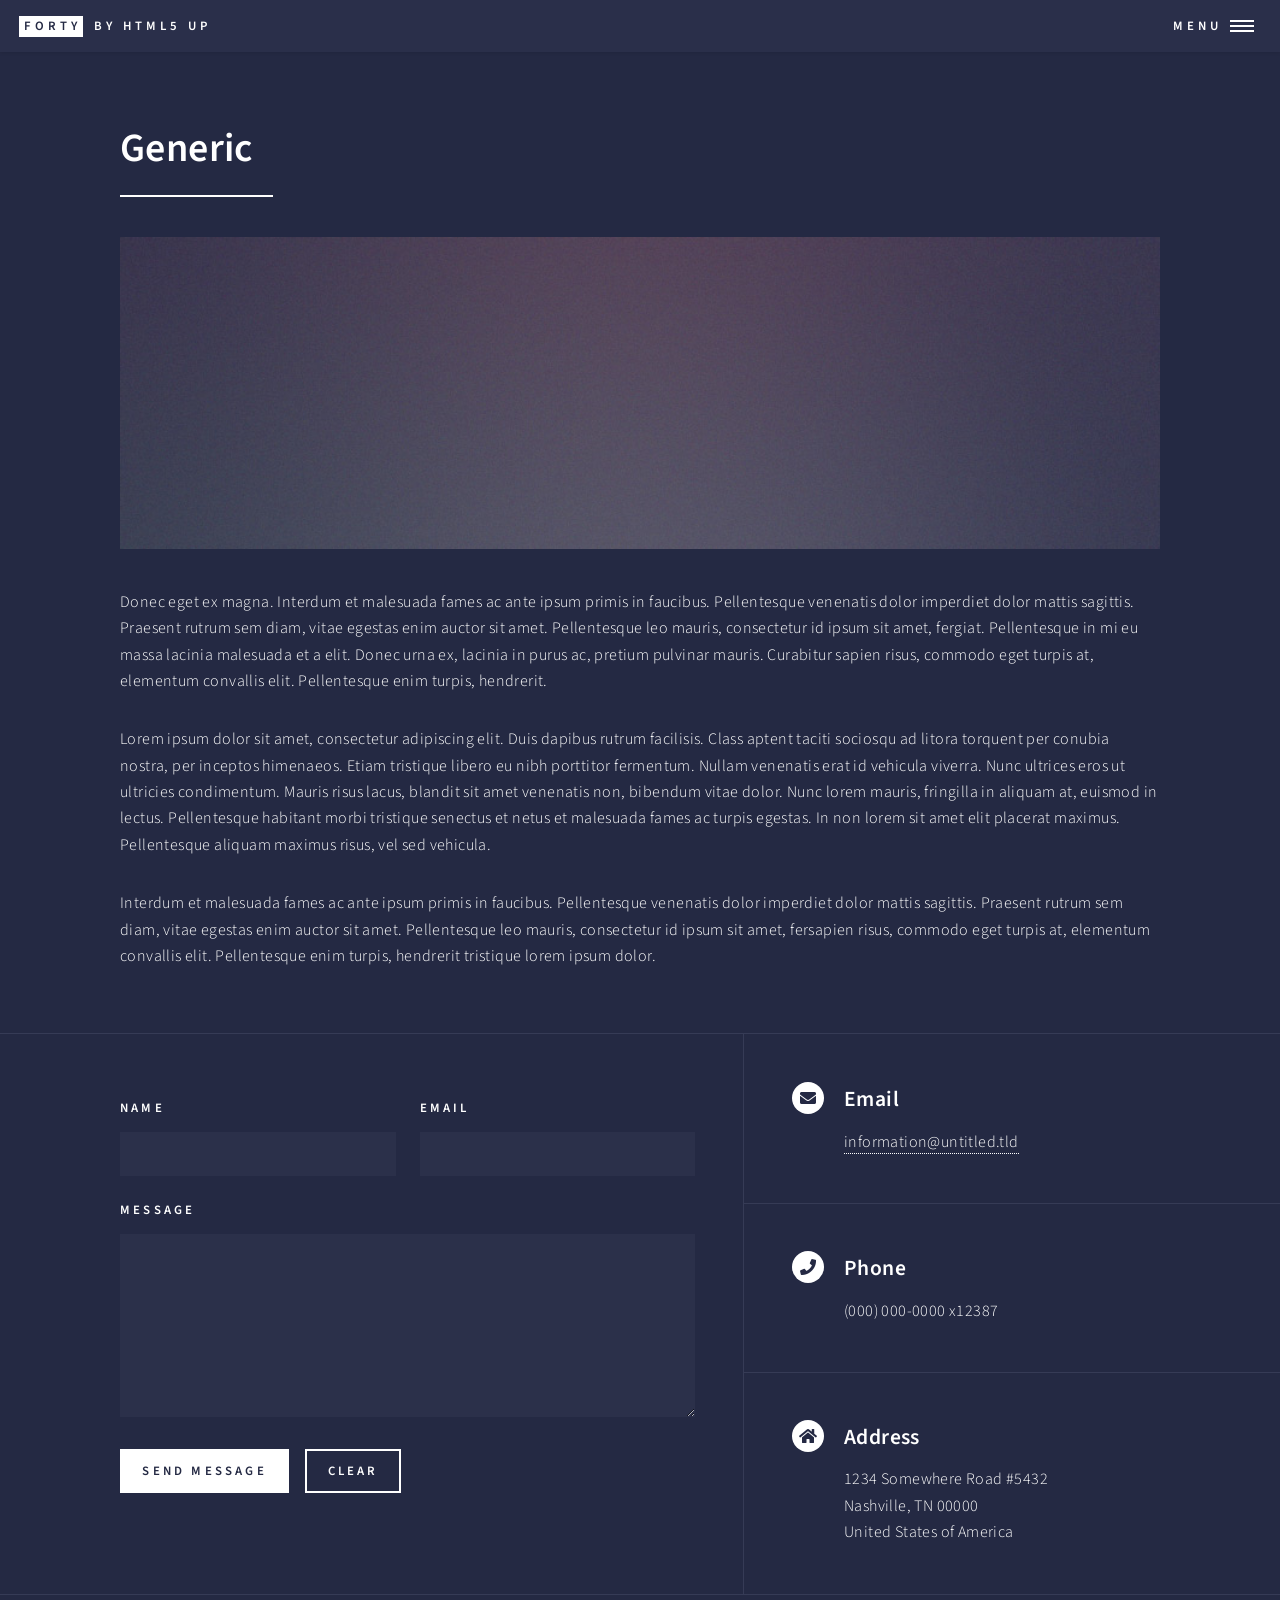
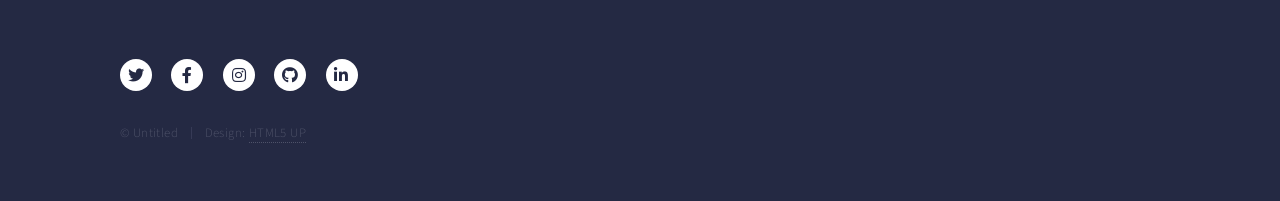
<file: generic.html>
<!DOCTYPE HTML>
<!--
	Forty by HTML5 UP
	html5up.net | @ajlkn
	Free for personal and commercial use under the CCA 3.0 license (html5up.net/license)
-->
<html>
	<head>
		<title>Generic - Forty by HTML5 UP</title>
		<meta charset="utf-8" />
		<meta name="viewport" content="width=device-width, initial-scale=1, user-scalable=no" />
		<link rel="stylesheet" href="assets/css/main.css" />
		<noscript><link rel="stylesheet" href="assets/css/noscript.css" /></noscript>
	</head>
	<body class="is-preload">

		<!-- Wrapper -->
			<div id="wrapper">

				<!-- Header -->
					<header id="header">
						<a href="index.html" class="logo"><strong>Forty</strong> <span>by HTML5 UP</span></a>
						<nav>
							<a href="#menu">Menu</a>
						</nav>
					</header>

				<!-- Menu -->
					<nav id="menu">
						<ul class="links">
							<li><a href="index.html">Home</a></li>
							<li><a href="landing.html">Landing</a></li>
							<li><a href="generic.html">Generic</a></li>
							<li><a href="elements.html">Elements</a></li>
						</ul>
						<ul class="actions stacked">
							<li><a href="#" class="button primary fit">Get Started</a></li>
							<li><a href="#" class="button fit">Log In</a></li>
						</ul>
					</nav>

				<!-- Main -->
					<div id="main" class="alt">

						<!-- One -->
							<section id="one">
								<div class="inner">
									<header class="major">
										<h1>Generic</h1>
									</header>
									<span class="image main"><img src="images/pic11.jpg" alt="" /></span>
									<p>Donec eget ex magna. Interdum et malesuada fames ac ante ipsum primis in faucibus. Pellentesque venenatis dolor imperdiet dolor mattis sagittis. Praesent rutrum sem diam, vitae egestas enim auctor sit amet. Pellentesque leo mauris, consectetur id ipsum sit amet, fergiat. Pellentesque in mi eu massa lacinia malesuada et a elit. Donec urna ex, lacinia in purus ac, pretium pulvinar mauris. Curabitur sapien risus, commodo eget turpis at, elementum convallis elit. Pellentesque enim turpis, hendrerit.</p>
									<p>Lorem ipsum dolor sit amet, consectetur adipiscing elit. Duis dapibus rutrum facilisis. Class aptent taciti sociosqu ad litora torquent per conubia nostra, per inceptos himenaeos. Etiam tristique libero eu nibh porttitor fermentum. Nullam venenatis erat id vehicula viverra. Nunc ultrices eros ut ultricies condimentum. Mauris risus lacus, blandit sit amet venenatis non, bibendum vitae dolor. Nunc lorem mauris, fringilla in aliquam at, euismod in lectus. Pellentesque habitant morbi tristique senectus et netus et malesuada fames ac turpis egestas. In non lorem sit amet elit placerat maximus. Pellentesque aliquam maximus risus, vel sed vehicula.</p>
									<p>Interdum et malesuada fames ac ante ipsum primis in faucibus. Pellentesque venenatis dolor imperdiet dolor mattis sagittis. Praesent rutrum sem diam, vitae egestas enim auctor sit amet. Pellentesque leo mauris, consectetur id ipsum sit amet, fersapien risus, commodo eget turpis at, elementum convallis elit. Pellentesque enim turpis, hendrerit tristique lorem ipsum dolor.</p>
								</div>
							</section>

					</div>

				<!-- Contact -->
					<section id="contact">
						<div class="inner">
							<section>
								<form method="post" action="#">
									<div class="fields">
										<div class="field half">
											<label for="name">Name</label>
											<input type="text" name="name" id="name" />
										</div>
										<div class="field half">
											<label for="email">Email</label>
											<input type="text" name="email" id="email" />
										</div>
										<div class="field">
											<label for="message">Message</label>
											<textarea name="message" id="message" rows="6"></textarea>
										</div>
									</div>
									<ul class="actions">
										<li><input type="submit" value="Send Message" class="primary" /></li>
										<li><input type="reset" value="Clear" /></li>
									</ul>
								</form>
							</section>
							<section class="split">
								<section>
									<div class="contact-method">
										<span class="icon solid alt fa-envelope"></span>
										<h3>Email</h3>
										<a href="#">information@untitled.tld</a>
									</div>
								</section>
								<section>
									<div class="contact-method">
										<span class="icon solid alt fa-phone"></span>
										<h3>Phone</h3>
										<span>(000) 000-0000 x12387</span>
									</div>
								</section>
								<section>
									<div class="contact-method">
										<span class="icon solid alt fa-home"></span>
										<h3>Address</h3>
										<span>1234 Somewhere Road #5432<br />
										Nashville, TN 00000<br />
										United States of America</span>
									</div>
								</section>
							</section>
						</div>
					</section>

				<!-- Footer -->
					<footer id="footer">
						<div class="inner">
							<ul class="icons">
								<li><a href="#" class="icon brands alt fa-twitter"><span class="label">Twitter</span></a></li>
								<li><a href="#" class="icon brands alt fa-facebook-f"><span class="label">Facebook</span></a></li>
								<li><a href="#" class="icon brands alt fa-instagram"><span class="label">Instagram</span></a></li>
								<li><a href="#" class="icon brands alt fa-github"><span class="label">GitHub</span></a></li>
								<li><a href="#" class="icon brands alt fa-linkedin-in"><span class="label">LinkedIn</span></a></li>
							</ul>
							<ul class="copyright">
								<li>&copy; Untitled</li><li>Design: <a href="https://html5up.net">HTML5 UP</a></li>
							</ul>
						</div>
					</footer>

			</div>

		<!-- Scripts -->
			<script src="assets/js/jquery.min.js"></script>
			<script src="assets/js/jquery.scrolly.min.js"></script>
			<script src="assets/js/jquery.scrollex.min.js"></script>
			<script src="assets/js/browser.min.js"></script>
			<script src="assets/js/breakpoints.min.js"></script>
			<script src="assets/js/util.js"></script>
			<script src="assets/js/main.js"></script>

	</body>
</html>
</file>
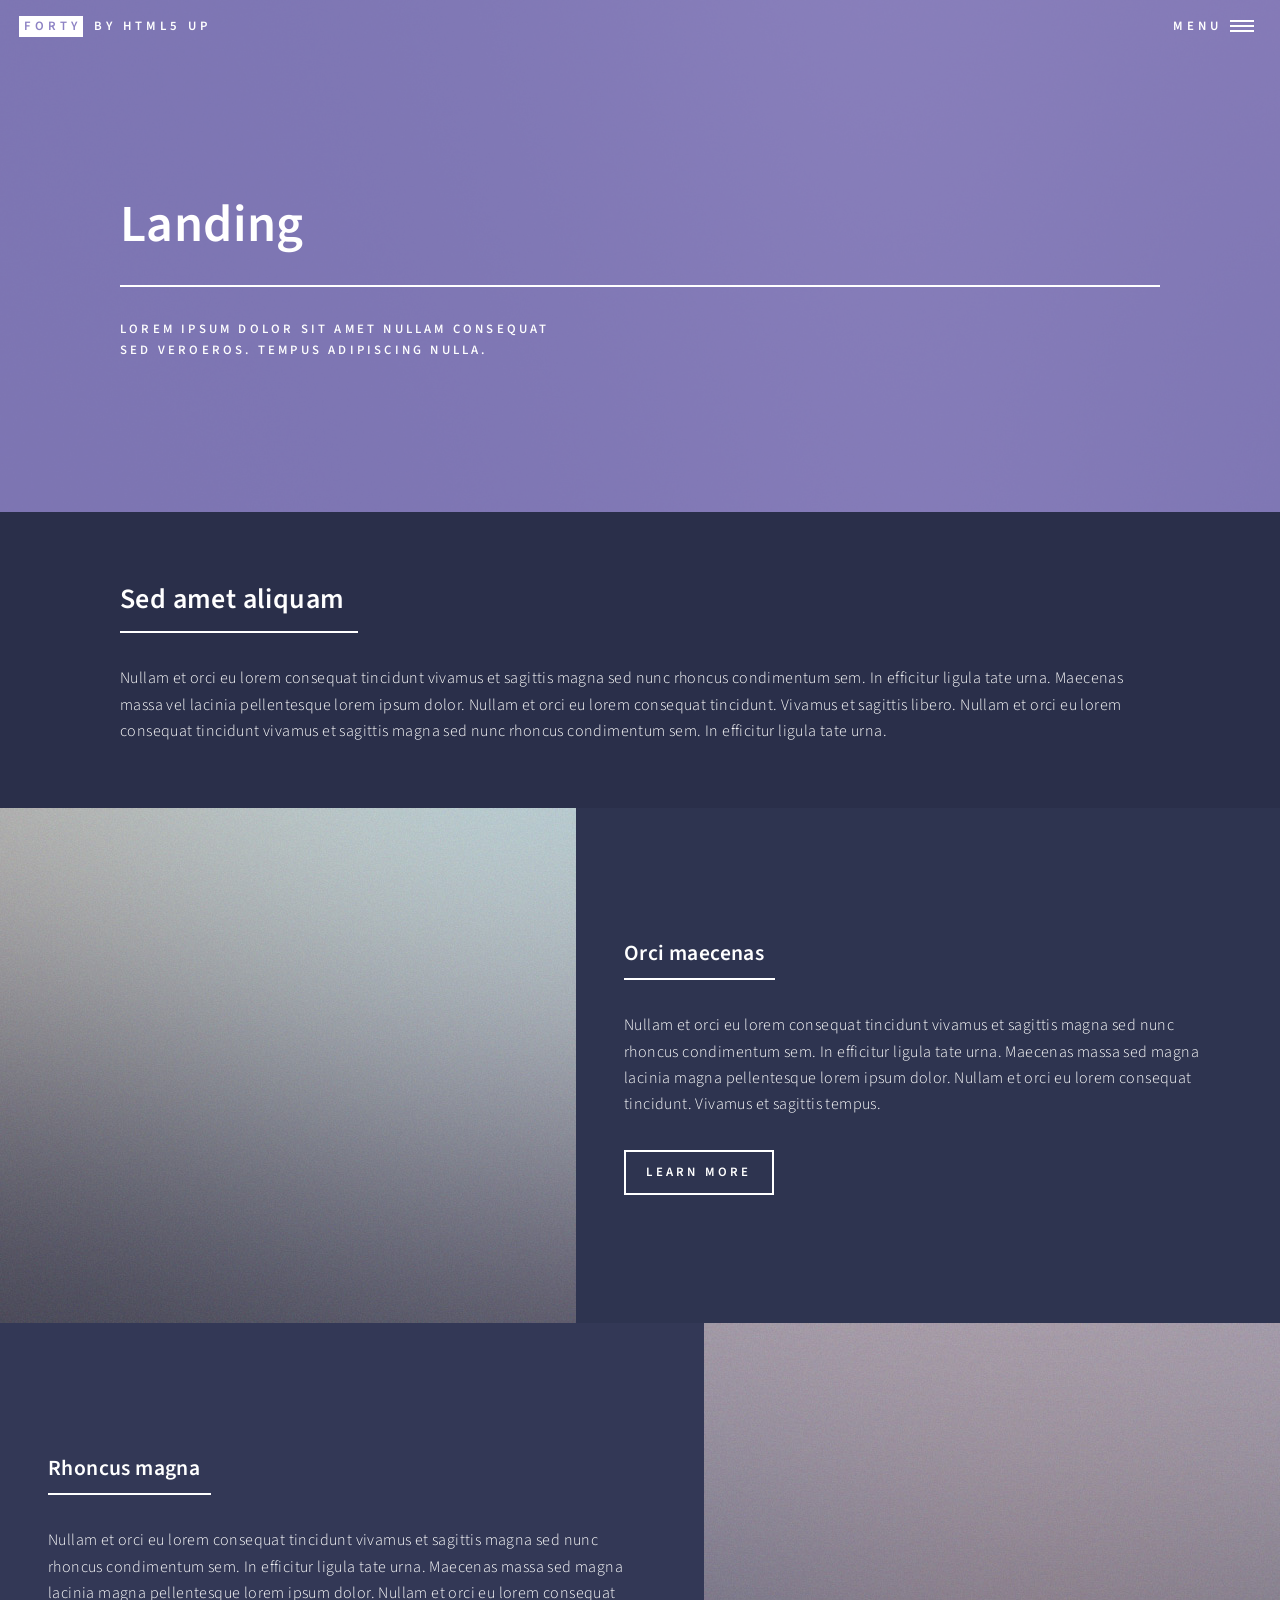
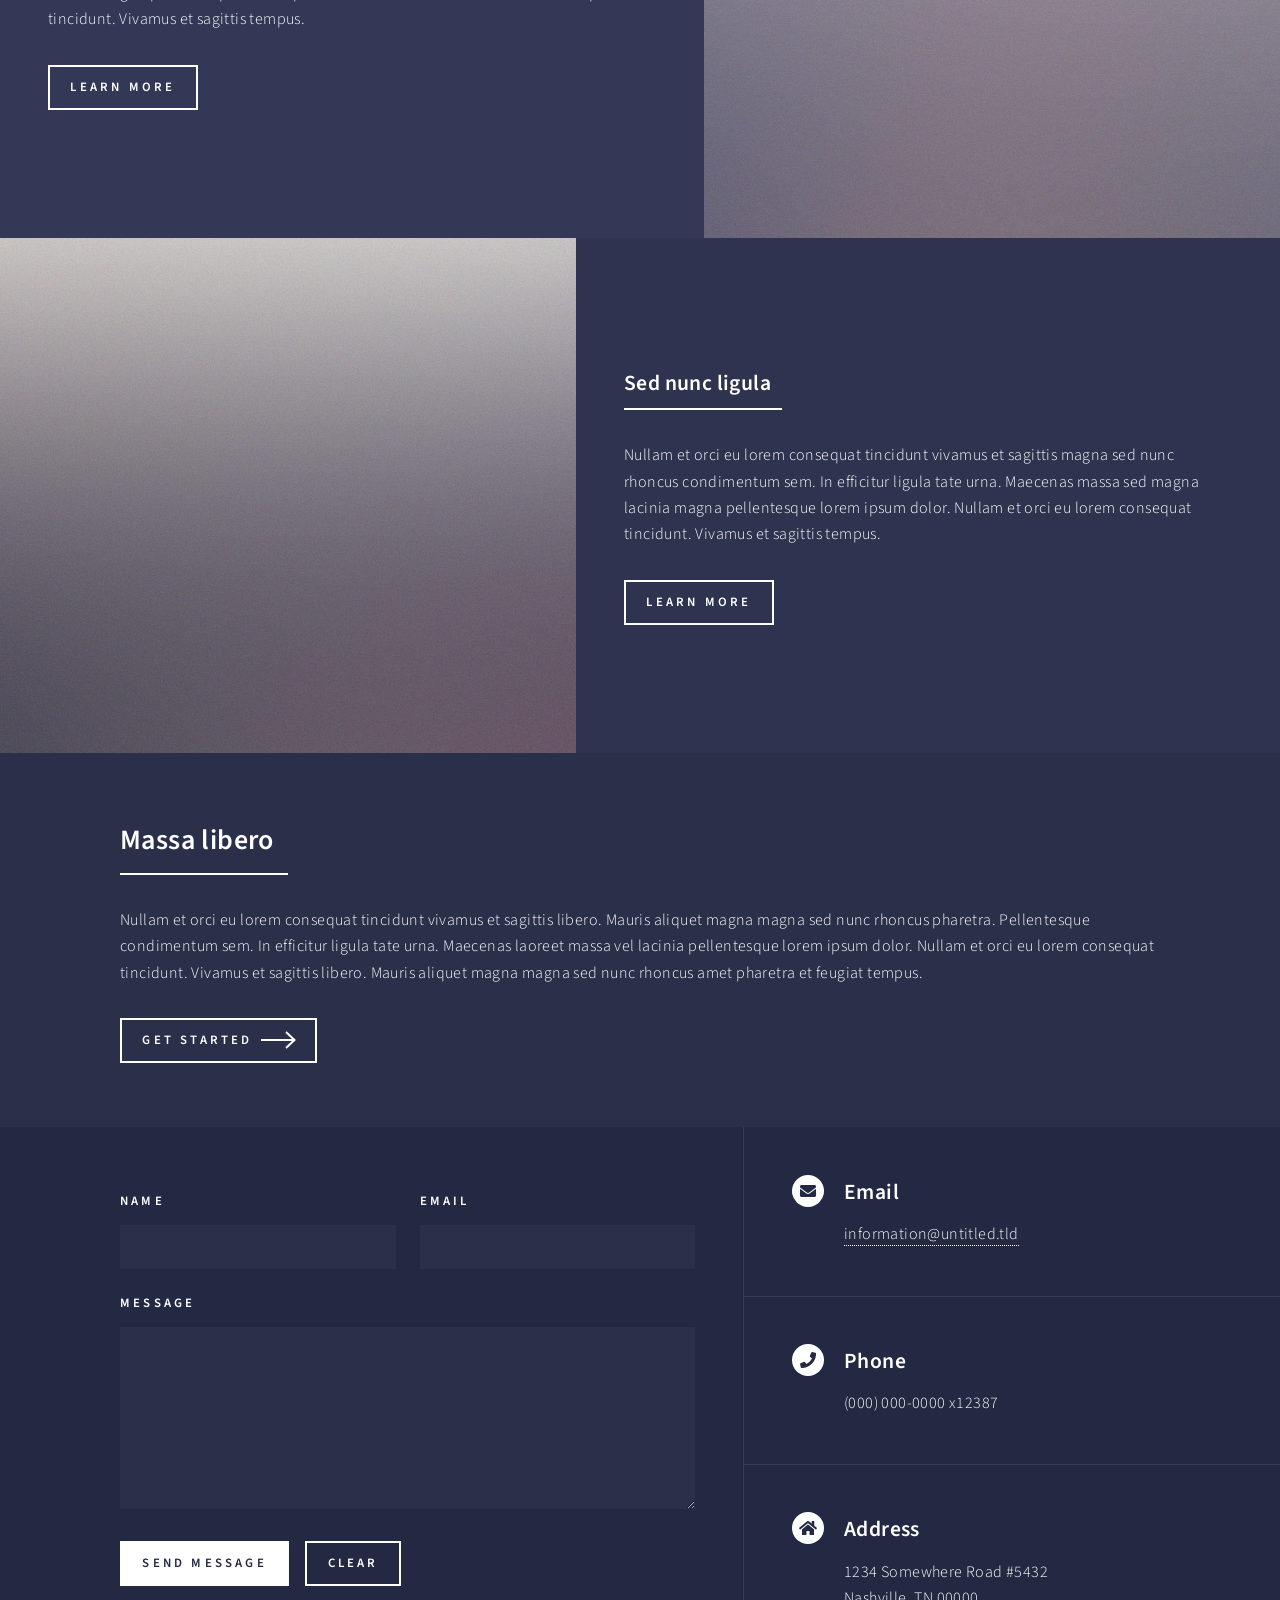
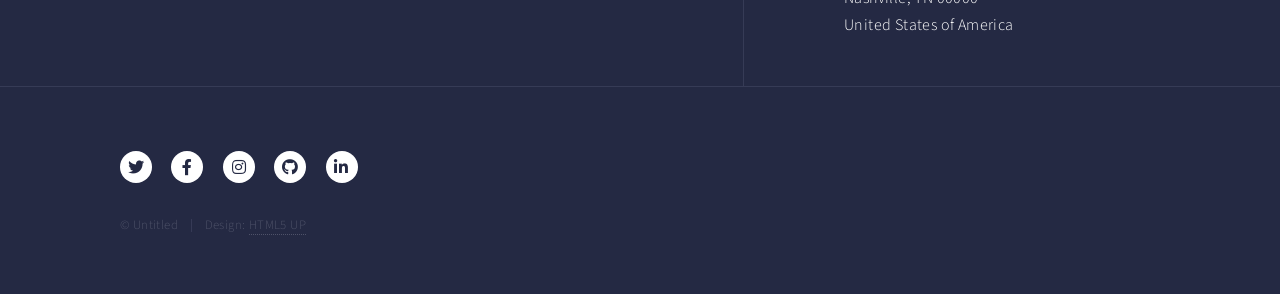
<file: landing.html>
<!DOCTYPE HTML>
<!--
	Forty by HTML5 UP
	html5up.net | @ajlkn
	Free for personal and commercial use under the CCA 3.0 license (html5up.net/license)
-->
<html>
	<head>
		<title>Landing - Forty by HTML5 UP</title>
		<meta charset="utf-8" />
		<meta name="viewport" content="width=device-width, initial-scale=1, user-scalable=no" />
		<link rel="stylesheet" href="assets/css/main.css" />
		<noscript><link rel="stylesheet" href="assets/css/noscript.css" /></noscript>
	</head>
	<body class="is-preload">

		<!-- Wrapper -->
			<div id="wrapper">

				<!-- Header -->
				<!-- Note: The "styleN" class below should match that of the banner element. -->
					<header id="header" class="alt style2">
						<a href="index.html" class="logo"><strong>Forty</strong> <span>by HTML5 UP</span></a>
						<nav>
							<a href="#menu">Menu</a>
						</nav>
					</header>

				<!-- Menu -->
					<nav id="menu">
						<ul class="links">
							<li><a href="index.html">Home</a></li>
							<li><a href="landing.html">Landing</a></li>
							<li><a href="generic.html">Generic</a></li>
							<li><a href="elements.html">Elements</a></li>
						</ul>
						<ul class="actions stacked">
							<li><a href="#" class="button primary fit">Get Started</a></li>
							<li><a href="#" class="button fit">Log In</a></li>
						</ul>
					</nav>

				<!-- Banner -->
				<!-- Note: The "styleN" class below should match that of the header element. -->
					<section id="banner" class="style2">
						<div class="inner">
							<span class="image">
								<img src="images/pic07.jpg" alt="" />
							</span>
							<header class="major">
								<h1>Landing</h1>
							</header>
							<div class="content">
								<p>Lorem ipsum dolor sit amet nullam consequat<br />
								sed veroeros. tempus adipiscing nulla.</p>
							</div>
						</div>
					</section>

				<!-- Main -->
					<div id="main">

						<!-- One -->
							<section id="one">
								<div class="inner">
									<header class="major">
										<h2>Sed amet aliquam</h2>
									</header>
									<p>Nullam et orci eu lorem consequat tincidunt vivamus et sagittis magna sed nunc rhoncus condimentum sem. In efficitur ligula tate urna. Maecenas massa vel lacinia pellentesque lorem ipsum dolor. Nullam et orci eu lorem consequat tincidunt. Vivamus et sagittis libero. Nullam et orci eu lorem consequat tincidunt vivamus et sagittis magna sed nunc rhoncus condimentum sem. In efficitur ligula tate urna.</p>
								</div>
							</section>

						<!-- Two -->
							<section id="two" class="spotlights">
								<section>
									<a href="generic.html" class="image">
										<img src="images/pic08.jpg" alt="" data-position="center center" />
									</a>
									<div class="content">
										<div class="inner">
											<header class="major">
												<h3>Orci maecenas</h3>
											</header>
											<p>Nullam et orci eu lorem consequat tincidunt vivamus et sagittis magna sed nunc rhoncus condimentum sem. In efficitur ligula tate urna. Maecenas massa sed magna lacinia magna pellentesque lorem ipsum dolor. Nullam et orci eu lorem consequat tincidunt. Vivamus et sagittis tempus.</p>
											<ul class="actions">
												<li><a href="generic.html" class="button">Learn more</a></li>
											</ul>
										</div>
									</div>
								</section>
								<section>
									<a href="generic.html" class="image">
										<img src="images/pic09.jpg" alt="" data-position="top center" />
									</a>
									<div class="content">
										<div class="inner">
											<header class="major">
												<h3>Rhoncus magna</h3>
											</header>
											<p>Nullam et orci eu lorem consequat tincidunt vivamus et sagittis magna sed nunc rhoncus condimentum sem. In efficitur ligula tate urna. Maecenas massa sed magna lacinia magna pellentesque lorem ipsum dolor. Nullam et orci eu lorem consequat tincidunt. Vivamus et sagittis tempus.</p>
											<ul class="actions">
												<li><a href="generic.html" class="button">Learn more</a></li>
											</ul>
										</div>
									</div>
								</section>
								<section>
									<a href="generic.html" class="image">
										<img src="images/pic10.jpg" alt="" data-position="25% 25%" />
									</a>
									<div class="content">
										<div class="inner">
											<header class="major">
												<h3>Sed nunc ligula</h3>
											</header>
											<p>Nullam et orci eu lorem consequat tincidunt vivamus et sagittis magna sed nunc rhoncus condimentum sem. In efficitur ligula tate urna. Maecenas massa sed magna lacinia magna pellentesque lorem ipsum dolor. Nullam et orci eu lorem consequat tincidunt. Vivamus et sagittis tempus.</p>
											<ul class="actions">
												<li><a href="generic.html" class="button">Learn more</a></li>
											</ul>
										</div>
									</div>
								</section>
							</section>

						<!-- Three -->
							<section id="three">
								<div class="inner">
									<header class="major">
										<h2>Massa libero</h2>
									</header>
									<p>Nullam et orci eu lorem consequat tincidunt vivamus et sagittis libero. Mauris aliquet magna magna sed nunc rhoncus pharetra. Pellentesque condimentum sem. In efficitur ligula tate urna. Maecenas laoreet massa vel lacinia pellentesque lorem ipsum dolor. Nullam et orci eu lorem consequat tincidunt. Vivamus et sagittis libero. Mauris aliquet magna magna sed nunc rhoncus amet pharetra et feugiat tempus.</p>
									<ul class="actions">
										<li><a href="generic.html" class="button next">Get Started</a></li>
									</ul>
								</div>
							</section>

					</div>

				<!-- Contact -->
					<section id="contact">
						<div class="inner">
							<section>
								<form method="post" action="#">
									<div class="fields">
										<div class="field half">
											<label for="name">Name</label>
											<input type="text" name="name" id="name" />
										</div>
										<div class="field half">
											<label for="email">Email</label>
											<input type="text" name="email" id="email" />
										</div>
										<div class="field">
											<label for="message">Message</label>
											<textarea name="message" id="message" rows="6"></textarea>
										</div>
									</div>
									<ul class="actions">
										<li><input type="submit" value="Send Message" class="primary" /></li>
										<li><input type="reset" value="Clear" /></li>
									</ul>
								</form>
							</section>
							<section class="split">
								<section>
									<div class="contact-method">
										<span class="icon solid alt fa-envelope"></span>
										<h3>Email</h3>
										<a href="#">information@untitled.tld</a>
									</div>
								</section>
								<section>
									<div class="contact-method">
										<span class="icon solid alt fa-phone"></span>
										<h3>Phone</h3>
										<span>(000) 000-0000 x12387</span>
									</div>
								</section>
								<section>
									<div class="contact-method">
										<span class="icon solid alt fa-home"></span>
										<h3>Address</h3>
										<span>1234 Somewhere Road #5432<br />
										Nashville, TN 00000<br />
										United States of America</span>
									</div>
								</section>
							</section>
						</div>
					</section>

				<!-- Footer -->
					<footer id="footer">
						<div class="inner">
							<ul class="icons">
								<li><a href="#" class="icon brands alt fa-twitter"><span class="label">Twitter</span></a></li>
								<li><a href="#" class="icon brands alt fa-facebook-f"><span class="label">Facebook</span></a></li>
								<li><a href="#" class="icon brands alt fa-instagram"><span class="label">Instagram</span></a></li>
								<li><a href="#" class="icon brands alt fa-github"><span class="label">GitHub</span></a></li>
								<li><a href="#" class="icon brands alt fa-linkedin-in"><span class="label">LinkedIn</span></a></li>
							</ul>
							<ul class="copyright">
								<li>&copy; Untitled</li><li>Design: <a href="https://html5up.net">HTML5 UP</a></li>
							</ul>
						</div>
					</footer>

			</div>

		<!-- Scripts -->
			<script src="assets/js/jquery.min.js"></script>
			<script src="assets/js/jquery.scrolly.min.js"></script>
			<script src="assets/js/jquery.scrollex.min.js"></script>
			<script src="assets/js/browser.min.js"></script>
			<script src="assets/js/breakpoints.min.js"></script>
			<script src="assets/js/util.js"></script>
			<script src="assets/js/main.js"></script>

	</body>
</html>
</file>
<file: assets/css/noscript.css>
/*
	Forty by HTML5 UP
	html5up.net | @ajlkn
	Free for personal and commercial use under the CCA 3.0 license (html5up.net/license)
*/

/* Banner */

	body.is-preload #banner:after {
		opacity: 0.85;
	}

	body.is-preload #banner > .inner {
		-moz-filter: none;
		-webkit-filter: none;
		-ms-filter: none;
		filter: none;
		-moz-transform: none;
		-webkit-transform: none;
		-ms-transform: none;
		transform: none;
		opacity: 1;
	}
</file>
<file: assets/css/customized.css>
form.akan-form {
    width: 80%;
    margin: auto;
    padding: 10px; 
       
     
}

.form-div {
    border-right: solid 1px rgba(212, 212, 255, 0.1);
    border-bottom: solid 1px rgba(212, 212, 255, 0.1);
    border-left: solid 1px rgba(212, 212, 255, 0.1); 
    background-color: #242942;
    padding-bottom: 2rem;
    padding-top: 3.5rem;
    margin-bottom: 3rem;
}

div.field.calendar {
    width: 10 rem;
}


form.akan-form  .row.gender-row {
    width: 100%;       
    padding-top: 0.5rem;  
    padding-bottom: 4rem;
}

form.akan-form  .row.date-row {
    width: 100%;       
    padding-top: 0.5rem;  
}

form.akan-form  .row.date-row .calendar {
    width: 10%;  
}

form.akan-form  .row.date-row .calendar.yyyy {
    width: 12%;  
}

form.akan-form  .row.date-row label {
    text-align: center;
      
}


.input-error{
    outline: 1px solid red !important;
    box-shadow: 0 0 0 2px red !important;
  }
</file>
<file: assets/css/main.css>
@import url(fontawesome-all.min.css);
@import url("https://fonts.googleapis.com/css?family=Source+Sans+Pro:300,300italic,600,600italic");

/*
	Forty by HTML5 UP
	html5up.net | @ajlkn
	Free for personal and commercial use under the CCA 3.0 license (html5up.net/license)
*/

html, body, div, span, applet, object,
iframe, h1, h2, h3, h4, h5, h6, p, blockquote,
pre, a, abbr, acronym, address, big, cite,
code, del, dfn, em, img, ins, kbd, q, s, samp,
small, strike, strong, sub, sup, tt, var, b,
u, i, center, dl, dt, dd, ol, ul, li, fieldset,
form, label, legend, table, caption, tbody,
tfoot, thead, tr, th, td, article, aside,
canvas, details, embed, figure, figcaption,
footer, header, hgroup, menu, nav, output, ruby,
section, summary, time, mark, audio, video {
	margin: 0;
	padding: 0;
	border: 0;
	font-size: 100%;
	font: inherit;
	vertical-align: baseline;}

article, aside, details, figcaption, figure,
footer, header, hgroup, menu, nav, section {
	display: block;}

body {
	line-height: 1;
}

ol, ul {
	list-style: none;
}

blockquote, q {
	quotes: none;
}

	blockquote:before, blockquote:after, q:before, q:after {
		content: '';
		content: none;
	}

table {
	border-collapse: collapse;
	border-spacing: 0;
}

body {
	-webkit-text-size-adjust: none;
}

mark {
	background-color: transparent;
	color: inherit;
}

input::-moz-focus-inner {
	border: 0;
	padding: 0;
}

input, select, textarea {
	-moz-appearance: none;
	-webkit-appearance: none;
	-ms-appearance: none;
	appearance: none;
}

/* Basic */

	@-ms-viewport {
		width: device-width;
	}

	body {
		-ms-overflow-style: scrollbar;
	}

	@media screen and (max-width: 480px) {

		html, body {
			min-width: 320px;
		}

	}

	html {
		box-sizing: border-box;
	}

	*, *:before, *:after {
		box-sizing: inherit;
	}

	body {
		background: #242943;
	}

		body.is-preload *, body.is-preload *:before, body.is-preload *:after {
			-moz-animation: none !important;
			-webkit-animation: none !important;
			-ms-animation: none !important;
			animation: none !important;
			-moz-transition: none !important;
			-webkit-transition: none !important;
			-ms-transition: none !important;
			transition: none !important;
		}

/* Type */

	body, input, select, textarea {
		color: #ffffff;
		font-family: "Source Sans Pro", Helvetica, sans-serif;
		font-size: 17pt;
		font-weight: 300;
		letter-spacing: 0.025em;
		line-height: 1.65;
	}

		@media screen and (max-width: 1680px) {

			body, input, select, textarea {
				font-size: 14pt;
			}

		}

		@media screen and (max-width: 1280px) {

			body, input, select, textarea {
				font-size: 12pt;
			}

		}

		@media screen and (max-width: 360px) {

			body, input, select, textarea {
				font-size: 11pt;
			}

		}

	a {
		-moz-transition: color 0.2s ease-in-out, border-bottom-color 0.2s ease-in-out;
		-webkit-transition: color 0.2s ease-in-out, border-bottom-color 0.2s ease-in-out;
		-ms-transition: color 0.2s ease-in-out, border-bottom-color 0.2s ease-in-out;
		transition: color 0.2s ease-in-out, border-bottom-color 0.2s ease-in-out;
		border-bottom: dotted 1px;
		color: inherit;
		text-decoration: none;
	}

		a:hover {
			border-bottom-color: transparent;
			color: #9bf1ff !important;
		}

		a:active {
			color: #53e3fb !important;
		}

	strong, b {
		color: #ffffff;
		font-weight: 600;
	}

	em, i {
		font-style: italic;
	}

	p {
		margin: 0 0 2em 0;
	}

	h1, h2, h3, h4, h5, h6 {
		color: #ffffff;
		font-weight: 600;
		line-height: 1.65;
		margin: 0 0 1em 0;
	}

		h1 a, h2 a, h3 a, h4 a, h5 a, h6 a {
			color: inherit;
			border-bottom: 0;
		}

	h1 {
		font-size: 2.5em;
	}

	h2 {
		font-size: 1.75em;
	}

	h3 {
		font-size: 1.35em;
	}

	h4 {
		font-size: 1.1em;
	}

	h5 {
		font-size: 0.9em;
	}

	h6 {
		font-size: 0.7em;
	}

	@media screen and (max-width: 736px) {

		h1 {
			font-size: 2em;
		}

		h2 {
			font-size: 1.5em;
		}

		h3 {
			font-size: 1.25em;
		}

	}

	sub {
		font-size: 0.8em;
		position: relative;
		top: 0.5em;
	}

	sup {
		font-size: 0.8em;
		position: relative;
		top: -0.5em;
	}

	blockquote {
		border-left: solid 4px rgba(212, 212, 255, 0.1);
		font-style: italic;
		margin: 0 0 2em 0;
		padding: 0.5em 0 0.5em 2em;
	}

	code {
		background: rgba(212, 212, 255, 0.035);
		font-family: "Courier New", monospace;
		font-size: 0.9em;
		margin: 0 0.25em;
		padding: 0.25em 0.65em;
	}

	pre {
		-webkit-overflow-scrolling: touch;
		font-family: "Courier New", monospace;
		font-size: 0.9em;
		margin: 0 0 2em 0;
	}

		pre code {
			display: block;
			line-height: 1.75;
			padding: 1em 1.5em;
			overflow-x: auto;
		}

	hr {
		border: 0;
		border-bottom: solid 1px rgba(212, 212, 255, 0.1);
		margin: 2em 0;
	}

		hr.major {
			margin: 3em 0;
		}

	.align-left {
		text-align: left;
	}

	.align-center {
		text-align: center;
	}

	.align-right {
		text-align: right;
	}

/* Row */

	.row {
		display: flex;
		flex-wrap: wrap;
		box-sizing: border-box;
		align-items: stretch;
	}

		.row > * {
			box-sizing: border-box;
		}

		.row.gtr-uniform > * > :last-child {
			margin-bottom: 0;
		}

		.row.aln-left {
			justify-content: flex-start;
		}

		.row.aln-center {
			justify-content: center;
		}

		.row.aln-right {
			justify-content: flex-end;
		}

		.row.aln-top {
			align-items: flex-start;
		}

		.row.aln-middle {
			align-items: center;
		}

		.row.aln-bottom {
			align-items: flex-end;
		}

		.row > .imp {
			order: -1;
		}

		.row > .col-1 {
			width: 8.33333%;
		}

		.row > .off-1 {
			margin-left: 8.33333%;
		}

		.row > .col-2 {
			width: 16.66667%;
		}

		.row > .off-2 {
			margin-left: 16.66667%;
		}

		.row > .col-3 {
			width: 25%;
		}

		.row > .off-3 {
			margin-left: 25%;
		}

		.row > .col-4 {
			width: 33.33333%;
		}

		.row > .off-4 {
			margin-left: 33.33333%;
		}

		.row > .col-5 {
			width: 41.66667%;
		}

		.row > .off-5 {
			margin-left: 41.66667%;
		}

		.row > .col-6 {
			width: 50%;
		}

		.row > .off-6 {
			margin-left: 50%;
		}

		.row > .col-7 {
			width: 58.33333%;
		}

		.row > .off-7 {
			margin-left: 58.33333%;
		}

		.row > .col-8 {
			width: 66.66667%;
		}

		.row > .off-8 {
			margin-left: 66.66667%;
		}

		.row > .col-9 {
			width: 75%;
		}

		.row > .off-9 {
			margin-left: 75%;
		}

		.row > .col-10 {
			width: 83.33333%;
		}

		.row > .off-10 {
			margin-left: 83.33333%;
		}

		.row > .col-11 {
			width: 91.66667%;
		}

		.row > .off-11 {
			margin-left: 91.66667%;
		}

		.row > .col-12 {
			width: 100%;
		}

		.row > .off-12 {
			margin-left: 100%;
		}

		.row.gtr-0 {
			margin-top: 0;
			margin-left: 0em;
		}

			.row.gtr-0 > * {
				padding: 0 0 0 0em;
			}

			.row.gtr-0.gtr-uniform {
				margin-top: 0em;
			}

				.row.gtr-0.gtr-uniform > * {
					padding-top: 0em;
				}

		.row.gtr-25 {
			margin-top: 0;
			margin-left: -0.5em;
		}

			.row.gtr-25 > * {
				padding: 0 0 0 0.5em;
			}

			.row.gtr-25.gtr-uniform {
				margin-top: -0.5em;
			}

				.row.gtr-25.gtr-uniform > * {
					padding-top: 0.5em;
				}

		.row.gtr-50 {
			margin-top: 0;
			margin-left: -1em;
		}

			.row.gtr-50 > * {
				padding: 0 0 0 1em;
			}

			.row.gtr-50.gtr-uniform {
				margin-top: -1em;
			}

				.row.gtr-50.gtr-uniform > * {
					padding-top: 1em;
				}

		.row {
			margin-top: 0;
			margin-left: -2em;
		}

			.row > * {
				padding: 0 0 0 2em;
			}

			.row.gtr-uniform {
				margin-top: -2em;
			}

				.row.gtr-uniform > * {
					padding-top: 2em;
				}

		.row.gtr-150 {
			margin-top: 0;
			margin-left: -3em;
		}

			.row.gtr-150 > * {
				padding: 0 0 0 3em;
			}

			.row.gtr-150.gtr-uniform {
				margin-top: -3em;
			}

				.row.gtr-150.gtr-uniform > * {
					padding-top: 3em;
				}

		.row.gtr-200 {
			margin-top: 0;
			margin-left: -4em;
		}

			.row.gtr-200 > * {
				padding: 0 0 0 4em;
			}

			.row.gtr-200.gtr-uniform {
				margin-top: -4em;
			}

				.row.gtr-200.gtr-uniform > * {
					padding-top: 4em;
				}

		@media screen and (max-width: 1680px) {

			.row {
				display: flex;
				flex-wrap: wrap;
				box-sizing: border-box;
				align-items: stretch;
			}

				.row > * {
					box-sizing: border-box;
				}

				.row.gtr-uniform > * > :last-child {
					margin-bottom: 0;
				}

				.row.aln-left {
					justify-content: flex-start;
				}

				.row.aln-center {
					justify-content: center;
				}

				.row.aln-right {
					justify-content: flex-end;
				}

				.row.aln-top {
					align-items: flex-start;
				}

				.row.aln-middle {
					align-items: center;
				}

				.row.aln-bottom {
					align-items: flex-end;
				}

				.row > .imp-xlarge {
					order: -1;
				}

				.row > .col-1-xlarge {
					width: 8.33333%;
				}

				.row > .off-1-xlarge {
					margin-left: 8.33333%;
				}

				.row > .col-2-xlarge {
					width: 16.66667%;
				}

				.row > .off-2-xlarge {
					margin-left: 16.66667%;
				}

				.row > .col-3-xlarge {
					width: 25%;
				}

				.row > .off-3-xlarge {
					margin-left: 25%;
				}

				.row > .col-4-xlarge {
					width: 33.33333%;
				}

				.row > .off-4-xlarge {
					margin-left: 33.33333%;
				}

				.row > .col-5-xlarge {
					width: 41.66667%;
				}

				.row > .off-5-xlarge {
					margin-left: 41.66667%;
				}

				.row > .col-6-xlarge {
					width: 50%;
				}

				.row > .off-6-xlarge {
					margin-left: 50%;
				}

				.row > .col-7-xlarge {
					width: 58.33333%;
				}

				.row > .off-7-xlarge {
					margin-left: 58.33333%;
				}

				.row > .col-8-xlarge {
					width: 66.66667%;
				}

				.row > .off-8-xlarge {
					margin-left: 66.66667%;
				}

				.row > .col-9-xlarge {
					width: 75%;
				}

				.row > .off-9-xlarge {
					margin-left: 75%;
				}

				.row > .col-10-xlarge {
					width: 83.33333%;
				}

				.row > .off-10-xlarge {
					margin-left: 83.33333%;
				}

				.row > .col-11-xlarge {
					width: 91.66667%;
				}

				.row > .off-11-xlarge {
					margin-left: 91.66667%;
				}

				.row > .col-12-xlarge {
					width: 100%;
				}

				.row > .off-12-xlarge {
					margin-left: 100%;
				}

				.row.gtr-0 {
					margin-top: 0;
					margin-left: 0em;
				}

					.row.gtr-0 > * {
						padding: 0 0 0 0em;
					}

					.row.gtr-0.gtr-uniform {
						margin-top: 0em;
					}

						.row.gtr-0.gtr-uniform > * {
							padding-top: 0em;
						}

				.row.gtr-25 {
					margin-top: 0;
					margin-left: -0.5em;
				}

					.row.gtr-25 > * {
						padding: 0 0 0 0.5em;
					}

					.row.gtr-25.gtr-uniform {
						margin-top: -0.5em;
					}

						.row.gtr-25.gtr-uniform > * {
							padding-top: 0.5em;
						}

				.row.gtr-50 {
					margin-top: 0;
					margin-left: -1em;
				}

					.row.gtr-50 > * {
						padding: 0 0 0 1em;
					}

					.row.gtr-50.gtr-uniform {
						margin-top: -1em;
					}

						.row.gtr-50.gtr-uniform > * {
							padding-top: 1em;
						}

				.row {
					margin-top: 0;
					margin-left: -2em;
				}

					.row > * {
						padding: 0 0 0 2em;
					}

					.row.gtr-uniform {
						margin-top: -2em;
					}

						.row.gtr-uniform > * {
							padding-top: 2em;
						}

				.row.gtr-150 {
					margin-top: 0;
					margin-left: -3em;
				}

					.row.gtr-150 > * {
						padding: 0 0 0 3em;
					}

					.row.gtr-150.gtr-uniform {
						margin-top: -3em;
					}

						.row.gtr-150.gtr-uniform > * {
							padding-top: 3em;
						}

				.row.gtr-200 {
					margin-top: 0;
					margin-left: -4em;
				}

					.row.gtr-200 > * {
						padding: 0 0 0 4em;
					}

					.row.gtr-200.gtr-uniform {
						margin-top: -4em;
					}

						.row.gtr-200.gtr-uniform > * {
							padding-top: 4em;
						}

		}

		@media screen and (max-width: 1280px) {

			.row {
				display: flex;
				flex-wrap: wrap;
				box-sizing: border-box;
				align-items: stretch;
			}

				.row > * {
					box-sizing: border-box;
				}

				.row.gtr-uniform > * > :last-child {
					margin-bottom: 0;
				}

				.row.aln-left {
					justify-content: flex-start;
				}

				.row.aln-center {
					justify-content: center;
				}

				.row.aln-right {
					justify-content: flex-end;
				}

				.row.aln-top {
					align-items: flex-start;
				}

				.row.aln-middle {
					align-items: center;
				}

				.row.aln-bottom {
					align-items: flex-end;
				}

				.row > .imp-large {
					order: -1;
				}

				.row > .col-1-large {
					width: 8.33333%;
				}

				.row > .off-1-large {
					margin-left: 8.33333%;
				}

				.row > .col-2-large {
					width: 16.66667%;
				}

				.row > .off-2-large {
					margin-left: 16.66667%;
				}

				.row > .col-3-large {
					width: 25%;
				}

				.row > .off-3-large {
					margin-left: 25%;
				}

				.row > .col-4-large {
					width: 33.33333%;
				}

				.row > .off-4-large {
					margin-left: 33.33333%;
				}

				.row > .col-5-large {
					width: 41.66667%;
				}

				.row > .off-5-large {
					margin-left: 41.66667%;
				}

				.row > .col-6-large {
					width: 50%;
				}

				.row > .off-6-large {
					margin-left: 50%;
				}

				.row > .col-7-large {
					width: 58.33333%;
				}

				.row > .off-7-large {
					margin-left: 58.33333%;
				}

				.row > .col-8-large {
					width: 66.66667%;
				}

				.row > .off-8-large {
					margin-left: 66.66667%;
				}

				.row > .col-9-large {
					width: 75%;
				}

				.row > .off-9-large {
					margin-left: 75%;
				}

				.row > .col-10-large {
					width: 83.33333%;
				}

				.row > .off-10-large {
					margin-left: 83.33333%;
				}

				.row > .col-11-large {
					width: 91.66667%;
				}

				.row > .off-11-large {
					margin-left: 91.66667%;
				}

				.row > .col-12-large {
					width: 100%;
				}

				.row > .off-12-large {
					margin-left: 100%;
				}

				.row.gtr-0 {
					margin-top: 0;
					margin-left: 0em;
				}

					.row.gtr-0 > * {
						padding: 0 0 0 0em;
					}

					.row.gtr-0.gtr-uniform {
						margin-top: 0em;
					}

						.row.gtr-0.gtr-uniform > * {
							padding-top: 0em;
						}

				.row.gtr-25 {
					margin-top: 0;
					margin-left: -0.375em;
				}

					.row.gtr-25 > * {
						padding: 0 0 0 0.375em;
					}

					.row.gtr-25.gtr-uniform {
						margin-top: -0.375em;
					}

						.row.gtr-25.gtr-uniform > * {
							padding-top: 0.375em;
						}

				.row.gtr-50 {
					margin-top: 0;
					margin-left: -0.75em;
				}

					.row.gtr-50 > * {
						padding: 0 0 0 0.75em;
					}

					.row.gtr-50.gtr-uniform {
						margin-top: -0.75em;
					}

						.row.gtr-50.gtr-uniform > * {
							padding-top: 0.75em;
						}

				.row {
					margin-top: 0;
					margin-left: -1.5em;
				}

					.row > * {
						padding: 0 0 0 1.5em;
					}

					.row.gtr-uniform {
						margin-top: -1.5em;
					}

						.row.gtr-uniform > * {
							padding-top: 1.5em;
						}

				.row.gtr-150 {
					margin-top: 0;
					margin-left: -2.25em;
				}

					.row.gtr-150 > * {
						padding: 0 0 0 2.25em;
					}

					.row.gtr-150.gtr-uniform {
						margin-top: -2.25em;
					}

						.row.gtr-150.gtr-uniform > * {
							padding-top: 2.25em;
						}

				.row.gtr-200 {
					margin-top: 0;
					margin-left: -3em;
				}

					.row.gtr-200 > * {
						padding: 0 0 0 3em;
					}

					.row.gtr-200.gtr-uniform {
						margin-top: -3em;
					}

						.row.gtr-200.gtr-uniform > * {
							padding-top: 3em;
						}

		}

		@media screen and (max-width: 980px) {

			.row {
				display: flex;
				flex-wrap: wrap;
				box-sizing: border-box;
				align-items: stretch;
			}

				.row > * {
					box-sizing: border-box;
				}

				.row.gtr-uniform > * > :last-child {
					margin-bottom: 0;
				}

				.row.aln-left {
					justify-content: flex-start;
				}

				.row.aln-center {
					justify-content: center;
				}

				.row.aln-right {
					justify-content: flex-end;
				}

				.row.aln-top {
					align-items: flex-start;
				}

				.row.aln-middle {
					align-items: center;
				}

				.row.aln-bottom {
					align-items: flex-end;
				}

				.row > .imp-medium {
					order: -1;
				}

				.row > .col-1-medium {
					width: 8.33333%;
				}

				.row > .off-1-medium {
					margin-left: 8.33333%;
				}

				.row > .col-2-medium {
					width: 16.66667%;
				}

				.row > .off-2-medium {
					margin-left: 16.66667%;
				}

				.row > .col-3-medium {
					width: 25%;
				}

				.row > .off-3-medium {
					margin-left: 25%;
				}

				.row > .col-4-medium {
					width: 33.33333%;
				}

				.row > .off-4-medium {
					margin-left: 33.33333%;
				}

				.row > .col-5-medium {
					width: 41.66667%;
				}

				.row > .off-5-medium {
					margin-left: 41.66667%;
				}

				.row > .col-6-medium {
					width: 50%;
				}

				.row > .off-6-medium {
					margin-left: 50%;
				}

				.row > .col-7-medium {
					width: 58.33333%;
				}

				.row > .off-7-medium {
					margin-left: 58.33333%;
				}

				.row > .col-8-medium {
					width: 66.66667%;
				}

				.row > .off-8-medium {
					margin-left: 66.66667%;
				}

				.row > .col-9-medium {
					width: 75%;
				}

				.row > .off-9-medium {
					margin-left: 75%;
				}

				.row > .col-10-medium {
					width: 83.33333%;
				}

				.row > .off-10-medium {
					margin-left: 83.33333%;
				}

				.row > .col-11-medium {
					width: 91.66667%;
				}

				.row > .off-11-medium {
					margin-left: 91.66667%;
				}

				.row > .col-12-medium {
					width: 100%;
				}

				.row > .off-12-medium {
					margin-left: 100%;
				}

				.row.gtr-0 {
					margin-top: 0;
					margin-left: 0em;
				}

					.row.gtr-0 > * {
						padding: 0 0 0 0em;
					}

					.row.gtr-0.gtr-uniform {
						margin-top: 0em;
					}

						.row.gtr-0.gtr-uniform > * {
							padding-top: 0em;
						}

				.row.gtr-25 {
					margin-top: 0;
					margin-left: -0.375em;
				}

					.row.gtr-25 > * {
						padding: 0 0 0 0.375em;
					}

					.row.gtr-25.gtr-uniform {
						margin-top: -0.375em;
					}

						.row.gtr-25.gtr-uniform > * {
							padding-top: 0.375em;
						}

				.row.gtr-50 {
					margin-top: 0;
					margin-left: -0.75em;
				}

					.row.gtr-50 > * {
						padding: 0 0 0 0.75em;
					}

					.row.gtr-50.gtr-uniform {
						margin-top: -0.75em;
					}

						.row.gtr-50.gtr-uniform > * {
							padding-top: 0.75em;
						}

				.row {
					margin-top: 0;
					margin-left: -1.5em;
				}

					.row > * {
						padding: 0 0 0 1.5em;
					}

					.row.gtr-uniform {
						margin-top: -1.5em;
					}

						.row.gtr-uniform > * {
							padding-top: 1.5em;
						}

				.row.gtr-150 {
					margin-top: 0;
					margin-left: -2.25em;
				}

					.row.gtr-150 > * {
						padding: 0 0 0 2.25em;
					}

					.row.gtr-150.gtr-uniform {
						margin-top: -2.25em;
					}

						.row.gtr-150.gtr-uniform > * {
							padding-top: 2.25em;
						}

				.row.gtr-200 {
					margin-top: 0;
					margin-left: -3em;
				}

					.row.gtr-200 > * {
						padding: 0 0 0 3em;
					}

					.row.gtr-200.gtr-uniform {
						margin-top: -3em;
					}

						.row.gtr-200.gtr-uniform > * {
							padding-top: 3em;
						}

		}

		@media screen and (max-width: 736px) {

			.row {
				display: flex;
				flex-wrap: wrap;
				box-sizing: border-box;
				align-items: stretch;
			}

				.row > * {
					box-sizing: border-box;
				}

				.row.gtr-uniform > * > :last-child {
					margin-bottom: 0;
				}

				.row.aln-left {
					justify-content: flex-start;
				}

				.row.aln-center {
					justify-content: center;
				}

				.row.aln-right {
					justify-content: flex-end;
				}

				.row.aln-top {
					align-items: flex-start;
				}

				.row.aln-middle {
					align-items: center;
				}

				.row.aln-bottom {
					align-items: flex-end;
				}

				.row > .imp-small {
					order: -1;
				}

				.row > .col-1-small {
					width: 8.33333%;
				}

				.row > .off-1-small {
					margin-left: 8.33333%;
				}

				.row > .col-2-small {
					width: 16.66667%;
				}

				.row > .off-2-small {
					margin-left: 16.66667%;
				}

				.row > .col-3-small {
					width: 25%;
				}

				.row > .off-3-small {
					margin-left: 25%;
				}

				.row > .col-4-small {
					width: 33.33333%;
				}

				.row > .off-4-small {
					margin-left: 33.33333%;
				}

				.row > .col-5-small {
					width: 41.66667%;
				}

				.row > .off-5-small {
					margin-left: 41.66667%;
				}

				.row > .col-6-small {
					width: 50%;
				}

				.row > .off-6-small {
					margin-left: 50%;
				}

				.row > .col-7-small {
					width: 58.33333%;
				}

				.row > .off-7-small {
					margin-left: 58.33333%;
				}

				.row > .col-8-small {
					width: 66.66667%;
				}

				.row > .off-8-small {
					margin-left: 66.66667%;
				}

				.row > .col-9-small {
					width: 75%;
				}

				.row > .off-9-small {
					margin-left: 75%;
				}

				.row > .col-10-small {
					width: 83.33333%;
				}

				.row > .off-10-small {
					margin-left: 83.33333%;
				}

				.row > .col-11-small {
					width: 91.66667%;
				}

				.row > .off-11-small {
					margin-left: 91.66667%;
				}

				.row > .col-12-small {
					width: 100%;
				}

				.row > .off-12-small {
					margin-left: 100%;
				}

				.row.gtr-0 {
					margin-top: 0;
					margin-left: 0em;
				}

					.row.gtr-0 > * {
						padding: 0 0 0 0em;
					}

					.row.gtr-0.gtr-uniform {
						margin-top: 0em;
					}

						.row.gtr-0.gtr-uniform > * {
							padding-top: 0em;
						}

				.row.gtr-25 {
					margin-top: 0;
					margin-left: -0.3125em;
				}

					.row.gtr-25 > * {
						padding: 0 0 0 0.3125em;
					}

					.row.gtr-25.gtr-uniform {
						margin-top: -0.3125em;
					}

						.row.gtr-25.gtr-uniform > * {
							padding-top: 0.3125em;
						}

				.row.gtr-50 {
					margin-top: 0;
					margin-left: -0.625em;
				}

					.row.gtr-50 > * {
						padding: 0 0 0 0.625em;
					}

					.row.gtr-50.gtr-uniform {
						margin-top: -0.625em;
					}

						.row.gtr-50.gtr-uniform > * {
							padding-top: 0.625em;
						}

				.row {
					margin-top: 0;
					margin-left: -1.25em;
				}

					.row > * {
						padding: 0 0 0 1.25em;
					}

					.row.gtr-uniform {
						margin-top: -1.25em;
					}

						.row.gtr-uniform > * {
							padding-top: 1.25em;
						}

				.row.gtr-150 {
					margin-top: 0;
					margin-left: -1.875em;
				}

					.row.gtr-150 > * {
						padding: 0 0 0 1.875em;
					}

					.row.gtr-150.gtr-uniform {
						margin-top: -1.875em;
					}

						.row.gtr-150.gtr-uniform > * {
							padding-top: 1.875em;
						}

				.row.gtr-200 {
					margin-top: 0;
					margin-left: -2.5em;
				}

					.row.gtr-200 > * {
						padding: 0 0 0 2.5em;
					}

					.row.gtr-200.gtr-uniform {
						margin-top: -2.5em;
					}

						.row.gtr-200.gtr-uniform > * {
							padding-top: 2.5em;
						}

		}

		@media screen and (max-width: 480px) {

			.row {
				display: flex;
				flex-wrap: wrap;
				box-sizing: border-box;
				align-items: stretch;
			}

				.row > * {
					box-sizing: border-box;
				}

				.row.gtr-uniform > * > :last-child {
					margin-bottom: 0;
				}

				.row.aln-left {
					justify-content: flex-start;
				}

				.row.aln-center {
					justify-content: center;
				}

				.row.aln-right {
					justify-content: flex-end;
				}

				.row.aln-top {
					align-items: flex-start;
				}

				.row.aln-middle {
					align-items: center;
				}

				.row.aln-bottom {
					align-items: flex-end;
				}

				.row > .imp-xsmall {
					order: -1;
				}

				.row > .col-1-xsmall {
					width: 8.33333%;
				}

				.row > .off-1-xsmall {
					margin-left: 8.33333%;
				}

				.row > .col-2-xsmall {
					width: 16.66667%;
				}

				.row > .off-2-xsmall {
					margin-left: 16.66667%;
				}

				.row > .col-3-xsmall {
					width: 25%;
				}

				.row > .off-3-xsmall {
					margin-left: 25%;
				}

				.row > .col-4-xsmall {
					width: 33.33333%;
				}

				.row > .off-4-xsmall {
					margin-left: 33.33333%;
				}

				.row > .col-5-xsmall {
					width: 41.66667%;
				}

				.row > .off-5-xsmall {
					margin-left: 41.66667%;
				}

				.row > .col-6-xsmall {
					width: 50%;
				}

				.row > .off-6-xsmall {
					margin-left: 50%;
				}

				.row > .col-7-xsmall {
					width: 58.33333%;
				}

				.row > .off-7-xsmall {
					margin-left: 58.33333%;
				}

				.row > .col-8-xsmall {
					width: 66.66667%;
				}

				.row > .off-8-xsmall {
					margin-left: 66.66667%;
				}

				.row > .col-9-xsmall {
					width: 75%;
				}

				.row > .off-9-xsmall {
					margin-left: 75%;
				}

				.row > .col-10-xsmall {
					width: 83.33333%;
				}

				.row > .off-10-xsmall {
					margin-left: 83.33333%;
				}

				.row > .col-11-xsmall {
					width: 91.66667%;
				}

				.row > .off-11-xsmall {
					margin-left: 91.66667%;
				}

				.row > .col-12-xsmall {
					width: 100%;
				}

				.row > .off-12-xsmall {
					margin-left: 100%;
				}

				.row.gtr-0 {
					margin-top: 0;
					margin-left: 0em;
				}

					.row.gtr-0 > * {
						padding: 0 0 0 0em;
					}

					.row.gtr-0.gtr-uniform {
						margin-top: 0em;
					}

						.row.gtr-0.gtr-uniform > * {
							padding-top: 0em;
						}

				.row.gtr-25 {
					margin-top: 0;
					margin-left: -0.3125em;
				}

					.row.gtr-25 > * {
						padding: 0 0 0 0.3125em;
					}

					.row.gtr-25.gtr-uniform {
						margin-top: -0.3125em;
					}

						.row.gtr-25.gtr-uniform > * {
							padding-top: 0.3125em;
						}

				.row.gtr-50 {
					margin-top: 0;
					margin-left: -0.625em;
				}

					.row.gtr-50 > * {
						padding: 0 0 0 0.625em;
					}

					.row.gtr-50.gtr-uniform {
						margin-top: -0.625em;
					}

						.row.gtr-50.gtr-uniform > * {
							padding-top: 0.625em;
						}

				.row {
					margin-top: 0;
					margin-left: -1.25em;
				}

					.row > * {
						padding: 0 0 0 1.25em;
					}

					.row.gtr-uniform {
						margin-top: -1.25em;
					}

						.row.gtr-uniform > * {
							padding-top: 1.25em;
						}

				.row.gtr-150 {
					margin-top: 0;
					margin-left: -1.875em;
				}

					.row.gtr-150 > * {
						padding: 0 0 0 1.875em;
					}

					.row.gtr-150.gtr-uniform {
						margin-top: -1.875em;
					}

						.row.gtr-150.gtr-uniform > * {
							padding-top: 1.875em;
						}

				.row.gtr-200 {
					margin-top: 0;
					margin-left: -2.5em;
				}

					.row.gtr-200 > * {
						padding: 0 0 0 2.5em;
					}

					.row.gtr-200.gtr-uniform {
						margin-top: -2.5em;
					}

						.row.gtr-200.gtr-uniform > * {
							padding-top: 2.5em;
						}

		}

/* Section/Article */

	section.special, article.special {
		text-align: center;
	}

	header.major {
		width: -moz-max-content;
		width: -webkit-max-content;
		width: -ms-max-content;
		width: max-content;
		margin-bottom: 2em;
	}

		header.major > :first-child {
			margin-bottom: 0;
			width: calc(100% + 0.5em);
		}

			header.major > :first-child:after {
				content: '';
				background-color: #ffffff;
				display: block;
				height: 2px;
				margin: 0.325em 0 0.5em 0;
				width: 100%;
			}

		header.major > p {
			font-size: 0.7em;
			font-weight: 600;
			letter-spacing: 0.25em;
			margin-bottom: 0;
			text-transform: uppercase;
		}

		body.is-ie header.major > :first-child:after {
			max-width: 9em;
		}

		body.is-ie header.major > h1:after {
			max-width: 100% !important;
		}

	@media screen and (max-width: 736px) {

		header.major > p br {
			display: none;
		}

	}

/* Form */

	form {
		margin: 0 0 2em 0;
	}

		form > :last-child {
			margin-bottom: 0;
		}

		form > .fields {
			display: -moz-flex;
			display: -webkit-flex;
			display: -ms-flex;
			display: flex;
			-moz-flex-wrap: wrap;
			-webkit-flex-wrap: wrap;
			-ms-flex-wrap: wrap;
			flex-wrap: wrap;
			width: calc(100% + 3em);
			margin: -1.5em 0 2em -1.5em;
		}

			form > .fields > .field {
				-moz-flex-grow: 0;
				-webkit-flex-grow: 0;
				-ms-flex-grow: 0;
				flex-grow: 0;
				-moz-flex-shrink: 0;
				-webkit-flex-shrink: 0;
				-ms-flex-shrink: 0;
				flex-shrink: 0;
				padding: 1.5em 0 0 1.5em;
				width: calc(100% - 1.5em);
			}

				form > .fields > .field.half {
					width: calc(50% - 0.75em);
				}

				form > .fields > .field.third {
					width: calc(100%/3 - 0.5em);
				}

				form > .fields > .field.quarter {
					width: calc(25% - 0.375em);
				}

		@media screen and (max-width: 480px) {

			form > .fields {
				width: calc(100% + 3em);
				margin: -1.5em 0 2em -1.5em;
			}

				form > .fields > .field {
					padding: 1.5em 0 0 1.5em;
					width: calc(100% - 1.5em);
				}

					form > .fields > .field.half {
						width: calc(100% - 1.5em);
					}

					form > .fields > .field.third {
						width: calc(100% - 1.5em);
					}

					form > .fields > .field.quarter {
						width: calc(100% - 1.5em);
					}

		}

	label {
		color: #ffffff;
		display: block;
		font-size: 0.8em;
		font-weight: 600;
		letter-spacing: 0.25em;
		margin: 0 0 1em 0;
		text-transform: uppercase;
	}

	input[type="text"],
	input[type="number"],
	input[type="password"],
	input[type="email"],
	input[type="tel"],
	input[type="search"],
	input[type="url"],
	select,
	textarea {
		-moz-appearance: none;
		-webkit-appearance: none;
		-ms-appearance: none;
		appearance: none;
		background: rgba(212, 212, 255, 0.035);
		border: none;
		border-radius: 0;
		color: inherit;
		display: block;
		outline: 0;
		padding: 0 1em;
		text-decoration: none;
		width: 100%;
	}

		input[type="text"]:invalid,
		input[type="number"]:invalid,
		input[type="password"]:invalid,
		input[type="email"]:invalid,
		input[type="tel"]:invalid,
		input[type="search"]:invalid,
		input[type="url"]:invalid,
		select:invalid,
		textarea:invalid {
			box-shadow: none;
		}

		input[type="text"]:focus,
		input[type="number"]:focus,
		input[type="password"]:focus,
		input[type="email"]:focus,
		input[type="tel"]:focus,
		input[type="search"]:focus,
		input[type="url"]:focus,
		select:focus,
		textarea:focus {
			border-color: #9bf1ff;
			box-shadow: 0 0 0 2px #9bf1ff;
		}

	select {
		background-image: url("data:image/svg+xml;charset=utf8,%3Csvg xmlns='http://www.w3.org/2000/svg' width='40' height='40' preserveAspectRatio='none' viewBox='0 0 40 40'%3E%3Cpath d='M9.4,12.3l10.4,10.4l10.4-10.4c0.2-0.2,0.5-0.4,0.9-0.4c0.3,0,0.6,0.1,0.9,0.4l3.3,3.3c0.2,0.2,0.4,0.5,0.4,0.9 c0,0.4-0.1,0.6-0.4,0.9L20.7,31.9c-0.2,0.2-0.5,0.4-0.9,0.4c-0.3,0-0.6-0.1-0.9-0.4L4.3,17.3c-0.2-0.2-0.4-0.5-0.4-0.9 c0-0.4,0.1-0.6,0.4-0.9l3.3-3.3c0.2-0.2,0.5-0.4,0.9-0.4S9.1,12.1,9.4,12.3z' fill='rgba(212, 212, 255, 0.1)' /%3E%3C/svg%3E");
		background-size: 1.25rem;
		background-repeat: no-repeat;
		background-position: calc(100% - 1rem) center;
		height: 2.75em;
		padding-right: 2.75em;
		text-overflow: ellipsis;
	}

		select option {
			color: #ffffff;
			background: #242943;
		}

		select:focus::-ms-value {
			background-color: transparent;
		}

		select::-ms-expand {
			display: none;
		}

	input[type="text"],
	input[type="number"],
	input[type="password"],
	input[type="email"],
	input[type="tel"],
	input[type="search"],
	input[type="url"],
	select {
		height: 2.75em;
	}

	textarea {
		padding: 0.75em 1em;
	}

	input[type="checkbox"],
	input[type="radio"] {
		-moz-appearance: none;
		-webkit-appearance: none;
		-ms-appearance: none;
		appearance: none;
		display: block;
		float: left;
		margin-right: -2em;
		opacity: 0;
		width: 1em;
		z-index: -1;
	}

		input[type="checkbox"] + label,
		input[type="radio"] + label {
			text-decoration: none;
			color: #ffffff;
			cursor: pointer;
			display: inline-block;
			font-weight: 300;
			padding-left: 2.65em;
			padding-right: 0.75em;
			position: relative;
		}

			input[type="checkbox"] + label:before,
			input[type="radio"] + label:before {
				-moz-osx-font-smoothing: grayscale;
				-webkit-font-smoothing: antialiased;
				display: inline-block;
				font-style: normal;
				font-variant: normal;
				text-rendering: auto;
				line-height: 1;
				text-transform: none !important;
				font-family: 'Font Awesome 5 Free';
				font-weight: 900;
			}

			input[type="checkbox"] + label:before,
			input[type="radio"] + label:before {
				background: rgba(212, 212, 255, 0.035);
				content: '';
				display: inline-block;
				font-size: 0.8em;
				height: 2.0625em;
				left: 0;
				letter-spacing: 0;
				line-height: 2.0625em;
				position: absolute;
				text-align: center;
				top: 0;
				width: 2.0625em;
			}

		input[type="checkbox"]:checked + label:before,
		input[type="radio"]:checked + label:before {
			background: #ffffff;
			border-color: #9bf1ff;
			content: '\f00c';
			color: #242943;
		}

		input[type="checkbox"]:focus + label:before,
		input[type="radio"]:focus + label:before {
			box-shadow: 0 0 0 2px #9bf1ff;
		}

	input[type="radio"] + label:before {
		border-radius: 100%;
	}

	::-webkit-input-placeholder {
		color: rgba(244, 244, 255, 0.2) !important;
		opacity: 1.0;
	}

	:-moz-placeholder {
		color: rgba(244, 244, 255, 0.2) !important;
		opacity: 1.0;
	}

	::-moz-placeholder {
		color: rgba(244, 244, 255, 0.2) !important;
		opacity: 1.0;
	}

	:-ms-input-placeholder {
		color: rgba(244, 244, 255, 0.2) !important;
		opacity: 1.0;
	}

/* Box */

	.box {
		border: solid 1px rgba(212, 212, 255, 0.1);
		margin-bottom: 2em;
		padding: 1.5em;
	}

		.box > :last-child,
		.box > :last-child > :last-child,
		.box > :last-child > :last-child > :last-child {
			margin-bottom: 0;
		}

		.box.alt {
			border: 0;
			border-radius: 0;
			padding: 0;
		}

/* Icon */

	.icon {
		text-decoration: none;
		border-bottom: none;
		position: relative;
	}

		.icon:before {
			-moz-osx-font-smoothing: grayscale;
			-webkit-font-smoothing: antialiased;
			display: inline-block;
			font-style: normal;
			font-variant: normal;
			text-rendering: auto;
			line-height: 1;
			text-transform: none !important;
			font-family: 'Font Awesome 5 Free';
			font-weight: 400;
		}

		.icon > .label {
			display: none;
		}

		.icon:before {
			line-height: inherit;
		}

		.icon.solid:before {
			font-weight: 900;
		}

		.icon.brands:before {
			font-family: 'Font Awesome 5 Brands';
		}

		.icon.alt:before {
			background-color: #ffffff;
			border-radius: 100%;
			color: #242943;
			display: inline-block;
			height: 2em;
			line-height: 2em;
			text-align: center;
			width: 2em;
		}

	a.icon.alt:before {
		-moz-transition: background-color 0.2s ease-in-out;
		-webkit-transition: background-color 0.2s ease-in-out;
		-ms-transition: background-color 0.2s ease-in-out;
		transition: background-color 0.2s ease-in-out;
	}

	a.icon.alt:hover:before {
		background-color: #6fc3df;
	}

	a.icon.alt:active:before {
		background-color: #37a6cb;
	}

/* Image */

	.image {
		border: 0;
		display: inline-block;
		position: relative;
	}

		.image img {
			display: block;
		}

		.image.left, .image.right {
			max-width: 30%;
		}

			.image.left img, .image.right img {
				width: 100%;
			}

		.image.left {
			float: left;
			margin: 0 1.5em 1.25em 0;
			top: 0.25em;
		}

		.image.right {
			float: right;
			margin: 0 0 1.25em 1.5em;
			top: 0.25em;
		}

		.image.fit {
			display: block;
			margin: 0 0 2em 0;
			width: 100%;
		}

			.image.fit img {
				width: 100%;
			}

		.image.main {
			display: block;
			margin: 2.5em 0;
			width: 100%;
		}

			.image.main img {
				width: 100%;
			}

			@media screen and (max-width: 736px) {

				.image.main {
					margin: 1.5em 0;
				}

			}

/* List */

	ol {
		list-style: decimal;
		margin: 0 0 2em 0;
		padding-left: 1.25em;
	}

		ol li {
			padding-left: 0.25em;
		}

	ul {
		list-style: disc;
		margin: 0 0 2em 0;
		padding-left: 1em;
	}

		ul li {
			padding-left: 0.5em;
		}

		ul.alt {
			list-style: none;
			padding-left: 0;
		}

			ul.alt li {
				border-top: solid 1px rgba(212, 212, 255, 0.1);
				padding: 0.5em 0;
			}

				ul.alt li:first-child {
					border-top: 0;
					padding-top: 0;
				}

	dl {
		margin: 0 0 2em 0;
	}

		dl dt {
			display: block;
			font-weight: 600;
			margin: 0 0 1em 0;
		}

		dl dd {
			margin-left: 2em;
		}

/* Actions */

	ul.actions {
		display: -moz-flex;
		display: -webkit-flex;
		display: -ms-flex;
		display: flex;
		cursor: default;
		list-style: none;
		margin-left: -1em;
		padding-left: 0;
	}

		ul.actions li {
			padding: 0 0 0 1em;
			vertical-align: middle;
		}

		ul.actions.special {
			-moz-justify-content: center;
			-webkit-justify-content: center;
			-ms-justify-content: center;
			justify-content: center;
			width: 100%;
			margin-left: 0;
		}

			ul.actions.special li:first-child {
				padding-left: 0;
			}

		ul.actions.stacked {
			-moz-flex-direction: column;
			-webkit-flex-direction: column;
			-ms-flex-direction: column;
			flex-direction: column;
			margin-left: 0;
		}

			ul.actions.stacked li {
				padding: 1.3em 0 0 0;
			}

				ul.actions.stacked li:first-child {
					padding-top: 0;
				}

		ul.actions.fit {
			width: calc(100% + 1em);
		}

			ul.actions.fit li {
				-moz-flex-grow: 1;
				-webkit-flex-grow: 1;
				-ms-flex-grow: 1;
				flex-grow: 1;
				-moz-flex-shrink: 1;
				-webkit-flex-shrink: 1;
				-ms-flex-shrink: 1;
				flex-shrink: 1;
				width: 100%;
			}

				ul.actions.fit li > * {
					width: 100%;
				}

			ul.actions.fit.stacked {
				width: 100%;
			}

/* Icons */

	ul.icons {
		cursor: default;
		list-style: none;
		padding-left: 0;
	}

		ul.icons li {
			display: inline-block;
			padding: 0 1em 0 0;
		}

			ul.icons li:last-child {
				padding-right: 0;
			}

		@media screen and (max-width: 736px) {

			ul.icons li {
				padding: 0 0.75em 0 0;
			}

		}

/* Pagination */

	ul.pagination {
		cursor: default;
		list-style: none;
		padding-left: 0;
	}

		ul.pagination li {
			display: inline-block;
			padding-left: 0;
			vertical-align: middle;
		}

			ul.pagination li > .page {
				-moz-transition: background-color 0.2s ease-in-out, color 0.2s ease-in-out;
				-webkit-transition: background-color 0.2s ease-in-out, color 0.2s ease-in-out;
				-ms-transition: background-color 0.2s ease-in-out, color 0.2s ease-in-out;
				transition: background-color 0.2s ease-in-out, color 0.2s ease-in-out;
				border-bottom: 0;
				display: inline-block;
				font-size: 0.8em;
				font-weight: 600;
				height: 1.5em;
				line-height: 1.5em;
				margin: 0 0.125em;
				min-width: 1.5em;
				padding: 0 0.5em;
				text-align: center;
			}

				ul.pagination li > .page.active {
					background-color: #ffffff;
					color: #242943;
				}

					ul.pagination li > .page.active:hover {
						background-color: #9bf1ff;
						color: #242943 !important;
					}

					ul.pagination li > .page.active:active {
						background-color: #53e3fb;
					}

			ul.pagination li:first-child {
				padding-right: 0.75em;
			}

			ul.pagination li:last-child {
				padding-left: 0.75em;
			}

		@media screen and (max-width: 480px) {

			ul.pagination li:nth-child(n+2):nth-last-child(n+2) {
				display: none;
			}

			ul.pagination li:first-child {
				padding-right: 0;
			}

		}

/* Table */

	.table-wrapper {
		-webkit-overflow-scrolling: touch;
		overflow-x: auto;
	}

	table {
		margin: 0 0 2em 0;
		width: 100%;
	}

		table tbody tr {
			border: solid 1px rgba(212, 212, 255, 0.1);
			border-left: 0;
			border-right: 0;
		}

			table tbody tr:nth-child(2n + 1) {
				background-color: rgba(212, 212, 255, 0.035);
			}

		table td {
			padding: 0.75em 0.75em;
		}

		table th {
			color: #ffffff;
			font-size: 0.9em;
			font-weight: 600;
			padding: 0 0.75em 0.75em 0.75em;
			text-align: left;
		}

		table thead {
			border-bottom: solid 2px rgba(212, 212, 255, 0.1);
		}

		table tfoot {
			border-top: solid 2px rgba(212, 212, 255, 0.1);
		}

		table.alt {
			border-collapse: separate;
		}

			table.alt tbody tr td {
				border: solid 1px rgba(212, 212, 255, 0.1);
				border-left-width: 0;
				border-top-width: 0;
			}

				table.alt tbody tr td:first-child {
					border-left-width: 1px;
				}

			table.alt tbody tr:first-child td {
				border-top-width: 1px;
			}

			table.alt thead {
				border-bottom: 0;
			}

			table.alt tfoot {
				border-top: 0;
			}

/* Button */

	input[type="submit"],
	input[type="reset"],
	input[type="button"],
	button,
	.button {
		-moz-appearance: none;
		-webkit-appearance: none;
		-ms-appearance: none;
		appearance: none;
		-moz-transition: background-color 0.2s ease-in-out, box-shadow 0.2s ease-in-out, color 0.2s ease-in-out;
		-webkit-transition: background-color 0.2s ease-in-out, box-shadow 0.2s ease-in-out, color 0.2s ease-in-out;
		-ms-transition: background-color 0.2s ease-in-out, box-shadow 0.2s ease-in-out, color 0.2s ease-in-out;
		transition: background-color 0.2s ease-in-out, box-shadow 0.2s ease-in-out, color 0.2s ease-in-out;
		background-color: transparent;
		border: 0;
		border-radius: 0;
		box-shadow: inset 0 0 0 2px #ffffff;
		color: #ffffff;
		cursor: pointer;
		display: inline-block;
		font-size: 0.8em;
		font-weight: 600;
		height: 3.5em;
		letter-spacing: 0.25em;
		line-height: 3.5em;
		padding: 0 1.75em;
		text-align: center;
		text-decoration: none;
		text-transform: uppercase;
		white-space: nowrap;
	}

		input[type="submit"]:hover, input[type="submit"]:active,
		input[type="reset"]:hover,
		input[type="reset"]:active,
		input[type="button"]:hover,
		input[type="button"]:active,
		button:hover,
		button:active,
		.button:hover,
		.button:active {
			box-shadow: inset 0 0 0 2px #9bf1ff;
			color: #9bf1ff;
		}

		input[type="submit"]:active,
		input[type="reset"]:active,
		input[type="button"]:active,
		button:active,
		.button:active {
			background-color: rgba(155, 241, 255, 0.1);
			box-shadow: inset 0 0 0 2px #53e3fb;
			color: #53e3fb;
		}

		input[type="submit"].icon:before,
		input[type="reset"].icon:before,
		input[type="button"].icon:before,
		button.icon:before,
		.button.icon:before {
			margin-right: 0.5em;
		}

		input[type="submit"].fit,
		input[type="reset"].fit,
		input[type="button"].fit,
		button.fit,
		.button.fit {
			width: 100%;
		}

		input[type="submit"].small,
		input[type="reset"].small,
		input[type="button"].small,
		button.small,
		.button.small {
			font-size: 0.6em;
		}

		input[type="submit"].large,
		input[type="reset"].large,
		input[type="button"].large,
		button.large,
		.button.large {
			font-size: 1.25em;
			height: 3em;
			line-height: 3em;
		}

		input[type="submit"].next,
		input[type="reset"].next,
		input[type="button"].next,
		button.next,
		.button.next {
			padding-right: 4.5em;
			position: relative;
		}

			input[type="submit"].next:before, input[type="submit"].next:after,
			input[type="reset"].next:before,
			input[type="reset"].next:after,
			input[type="button"].next:before,
			input[type="button"].next:after,
			button.next:before,
			button.next:after,
			.button.next:before,
			.button.next:after {
				-moz-transition: opacity 0.2s ease-in-out;
				-webkit-transition: opacity 0.2s ease-in-out;
				-ms-transition: opacity 0.2s ease-in-out;
				transition: opacity 0.2s ease-in-out;
				background-position: center right;
				background-repeat: no-repeat;
				background-size: 36px 24px;
				content: '';
				display: block;
				height: 100%;
				position: absolute;
				right: 1.5em;
				top: 0;
				vertical-align: middle;
				width: 36px;
			}

			input[type="submit"].next:before,
			input[type="reset"].next:before,
			input[type="button"].next:before,
			button.next:before,
			.button.next:before {
				background-image: url("data:image/svg+xml;charset=utf8,%3Csvg xmlns='http://www.w3.org/2000/svg' xmlns:xlink='http://www.w3.org/1999/xlink' width='36px' height='24px' viewBox='0 0 36 24' zoomAndPan='disable'%3E%3Cstyle%3Eline %7B stroke: %23ffffff%3B stroke-width: 2px%3B %7D%3C/style%3E%3Cline x1='0' y1='12' x2='34' y2='12' /%3E%3Cline x1='25' y1='4' x2='34' y2='12.5' /%3E%3Cline x1='25' y1='20' x2='34' y2='11.5' /%3E%3C/svg%3E");
			}

			input[type="submit"].next:after,
			input[type="reset"].next:after,
			input[type="button"].next:after,
			button.next:after,
			.button.next:after {
				background-image: url("data:image/svg+xml;charset=utf8,%3Csvg xmlns='http://www.w3.org/2000/svg' xmlns:xlink='http://www.w3.org/1999/xlink' width='36px' height='24px' viewBox='0 0 36 24' zoomAndPan='disable'%3E%3Cstyle%3Eline %7B stroke: %239bf1ff%3B stroke-width: 2px%3B %7D%3C/style%3E%3Cline x1='0' y1='12' x2='34' y2='12' /%3E%3Cline x1='25' y1='4' x2='34' y2='12.5' /%3E%3Cline x1='25' y1='20' x2='34' y2='11.5' /%3E%3C/svg%3E");
				opacity: 0;
				z-index: 1;
			}

			input[type="submit"].next:hover:after, input[type="submit"].next:active:after,
			input[type="reset"].next:hover:after,
			input[type="reset"].next:active:after,
			input[type="button"].next:hover:after,
			input[type="button"].next:active:after,
			button.next:hover:after,
			button.next:active:after,
			.button.next:hover:after,
			.button.next:active:after {
				opacity: 1;
			}

			@media screen and (max-width: 1280px) {

				input[type="submit"].next,
				input[type="reset"].next,
				input[type="button"].next,
				button.next,
				.button.next {
					padding-right: 5em;
				}

			}

		input[type="submit"].primary,
		input[type="reset"].primary,
		input[type="button"].primary,
		button.primary,
		.button.primary {
			background-color: #ffffff;
			box-shadow: none;
			color: #242943;
		}

			input[type="submit"].primary:hover, input[type="submit"].primary:active,
			input[type="reset"].primary:hover,
			input[type="reset"].primary:active,
			input[type="button"].primary:hover,
			input[type="button"].primary:active,
			button.primary:hover,
			button.primary:active,
			.button.primary:hover,
			.button.primary:active {
				background-color: #9bf1ff;
				color: #242943 !important;
			}

			input[type="submit"].primary:active,
			input[type="reset"].primary:active,
			input[type="button"].primary:active,
			button.primary:active,
			.button.primary:active {
				background-color: #53e3fb;
			}

		input[type="submit"].disabled, input[type="submit"]:disabled,
		input[type="reset"].disabled,
		input[type="reset"]:disabled,
		input[type="button"].disabled,
		input[type="button"]:disabled,
		button.disabled,
		button:disabled,
		.button.disabled,
		.button:disabled {
			pointer-events: none;
			cursor: default;
			opacity: 0.25;
		}

/* Tiles */

	.tiles {
		display: -moz-flex;
		display: -webkit-flex;
		display: -ms-flex;
		display: flex;
		-moz-flex-wrap: wrap;
		-webkit-flex-wrap: wrap;
		-ms-flex-wrap: wrap;
		flex-wrap: wrap;
		border-top: 0 !important;
	}

		.tiles + * {
			border-top: 0 !important;
		}

		.tiles article {
			-moz-align-items: center;
			-webkit-align-items: center;
			-ms-align-items: center;
			align-items: center;
			display: -moz-flex;
			display: -webkit-flex;
			display: -ms-flex;
			display: flex;
			-moz-transition: -moz-transform 0.25s ease, opacity 0.25s ease, -moz-filter 1s ease, -webkit-filter 1s ease;
			-webkit-transition: -webkit-transform 0.25s ease, opacity 0.25s ease, -webkit-filter 1s ease, -webkit-filter 1s ease;
			-ms-transition: -ms-transform 0.25s ease, opacity 0.25s ease, -ms-filter 1s ease, -webkit-filter 1s ease;
			transition: transform 0.25s ease, opacity 0.25s ease, filter 1s ease, -webkit-filter 1s ease;
			padding: 4em 4em 2em 4em ;
			background-position: center;
			background-repeat: no-repeat;
			background-size: cover;
			cursor: default;
			height: 40vh;
			max-height: 40em;
			min-height: 23em;
			overflow: hidden;
			position: relative;
			width: 40%;
		}

			.tiles article .image {
				display: none;
			}

			.tiles article header {
				position: relative;
				z-index: 3;
			}

			.tiles article h3 {
				font-size: 1.75em;
			}

				.tiles article h3 a:hover {
					color: inherit !important;
				}

			.tiles article .link.primary {
				border: 0;
				height: 100%;
				left: 0;
				position: absolute;
				top: 0;
				width: 100%;
				z-index: 4;
			}

			.tiles article:before {
				-moz-transition: opacity 0.5s ease;
				-webkit-transition: opacity 0.5s ease;
				-ms-transition: opacity 0.5s ease;
				transition: opacity 0.5s ease;
				bottom: 0;
				content: '';
				display: block;
				height: 100%;
				left: 0;
				opacity: 0.85;
				position: absolute;
				width: 100%;
				z-index: 2;
			}

			.tiles article:after {
				background-color: rgba(36, 41, 67, 0.25);
				content: '';
				display: block;
				height: 100%;
				left: 0;
				position: absolute;
				top: 0;
				width: 100%;
				z-index: 1;
			}

			.tiles article:hover:before {
				opacity: 0;
			}

			.tiles article.is-transitioning {
				-moz-transform: scale(0.95);
				-webkit-transform: scale(0.95);
				-ms-transform: scale(0.95);
				transform: scale(0.95);
				-moz-filter: blur(0.5em);
				-webkit-filter: blur(0.5em);
				-ms-filter: blur(0.5em);
				filter: blur(0.5em);
				opacity: 0;
			}

			.tiles article:nth-child(4n - 1), .tiles article:nth-child(4n - 2) {
				width: 60%;
			}

			.tiles article:nth-child(6n - 5):before {
				background-color: #6fc3df;
			}

			.tiles article:nth-child(6n - 4):before {
				background-color: #8d82c4;
			}

			.tiles article:nth-child(6n - 3):before {
				background-color: #ec8d81;
			}

			.tiles article:nth-child(6n - 2):before {
				background-color: #e7b788;
			}

			.tiles article:nth-child(6n - 1):before {
				background-color: #8ea9e8;
			}

			.tiles article:nth-child(6n):before {
				background-color: #87c5a4;
			}

		@media screen and (max-width: 1280px) {

			.tiles article {
				padding: 4em 3em 2em 3em ;
				height: 30vh;
				max-height: 30em;
				min-height: 20em;
			}

		}

		@media screen and (max-width: 980px) {

			.tiles article {
				width: 50% !important;
			}

		}

		@media screen and (max-width: 736px) {

			.tiles article {
				padding: 3em 1.5em 1em 1.5em ;
				height: 16em;
				max-height: none;
				min-height: 0;
			}

				.tiles article h3 {
					font-size: 1.5em;
				}

		}

		@media screen and (max-width: 480px) {

			.tiles {
				display: block;
			}

				.tiles article {
					height: 20em;
					width: 100% !important;
				}

		}

/* Contact Method */

	.contact-method {
		margin: 0 0 2em 0;
		padding-left: 3.25em;
		position: relative;
	}

		.contact-method .icon {
			left: 0;
			position: absolute;
			top: 0;
		}

		.contact-method h3 {
			margin: 0 0 0.5em 0;
		}

/* Spotlights */

	.spotlights {
		border-top: 0 !important;
	}

		.spotlights + * {
			border-top: 0 !important;
		}

		.spotlights > section {
			display: -moz-flex;
			display: -webkit-flex;
			display: -ms-flex;
			display: flex;
			-moz-flex-direction: row;
			-webkit-flex-direction: row;
			-ms-flex-direction: row;
			flex-direction: row;
			background-color: #2e3450;
		}

			.spotlights > section > .image {
				background-position: center center;
				background-size: cover;
				border-radius: 0;
				display: block;
				position: relative;
				width: 30%;
			}

				.spotlights > section > .image img {
					border-radius: 0;
					display: block;
					width: 100%;
				}

				.spotlights > section > .image:before {
					background: rgba(36, 41, 67, 0.9);
					content: '';
					display: block;
					height: 100%;
					left: 0;
					opacity: 0;
					position: absolute;
					top: 0;
					width: 100%;
				}

			.spotlights > section > .content {
				display: -moz-flex;
				display: -webkit-flex;
				display: -ms-flex;
				display: flex;
				-moz-flex-direction: column;
				-webkit-flex-direction: column;
				-ms-flex-direction: column;
				flex-direction: column;
				-moz-justify-content: center;
				-webkit-justify-content: center;
				-ms-justify-content: center;
				justify-content: center;
				-moz-align-items: center;
				-webkit-align-items: center;
				-ms-align-items: center;
				align-items: center;
				padding: 2em 3em 0.1em 3em ;
				width: 70%;
			}

				.spotlights > section > .content > .inner {
					margin: 0 auto;
					max-width: 100%;
					width: 65em;
				}

			.spotlights > section:nth-child(2n) {
				-moz-flex-direction: row-reverse;
				-webkit-flex-direction: row-reverse;
				-ms-flex-direction: row-reverse;
				flex-direction: row-reverse;
				background-color: #333856;
			}

				.spotlights > section:nth-child(2n) > .content {
					-moz-align-items: -moz-flex-end;
					-webkit-align-items: -webkit-flex-end;
					-ms-align-items: -ms-flex-end;
					align-items: flex-end;
				}

		@media screen and (max-width: 1680px) {

			.spotlights > section > .image {
				width: 40%;
			}

			.spotlights > section > .content {
				width: 60%;
			}

		}

		@media screen and (max-width: 1280px) {

			.spotlights > section > .image {
				width: 45%;
			}

			.spotlights > section > .content {
				width: 55%;
			}

		}

		@media screen and (max-width: 980px) {

			.spotlights > section {
				display: block;
			}

				.spotlights > section > .image {
					width: 100%;
				}

				.spotlights > section > .content {
					padding: 4em 3em 2em 3em ;
					width: 100%;
				}

		}

		@media screen and (max-width: 736px) {

			.spotlights > section > .content {
				padding: 3em 1.5em 1em 1.5em ;
			}

		}

/* Header */

	@-moz-keyframes reveal-header {
		0% {
			top: -4em;
			opacity: 0;
		}

		100% {
			top: 0;
			opacity: 1;
		}
	}

	@-webkit-keyframes reveal-header {
		0% {
			top: -4em;
			opacity: 0;
		}

		100% {
			top: 0;
			opacity: 1;
		}
	}

	@-ms-keyframes reveal-header {
		0% {
			top: -4em;
			opacity: 0;
		}

		100% {
			top: 0;
			opacity: 1;
		}
	}

	@keyframes reveal-header {
		0% {
			top: -4em;
			opacity: 0;
		}

		100% {
			top: 0;
			opacity: 1;
		}
	}

	#header {
		display: -moz-flex;
		display: -webkit-flex;
		display: -ms-flex;
		display: flex;
		background-color: #2a2f4a;
		box-shadow: 0 0 0.25em 0 rgba(0, 0, 0, 0.15);
		cursor: default;
		font-weight: 600;
		height: 3.25em;
		left: 0;
		letter-spacing: 0.25em;
		line-height: 3.25em;
		margin: 0;
		position: fixed;
		text-transform: uppercase;
		top: 0;
		width: 100%;
		z-index: 10000;
	}

		#header .logo {
			border: 0;
			display: inline-block;
			font-size: 0.8em;
			height: inherit;
			line-height: inherit;
			padding: 0 1.5em;
		}

			#header .logo strong {
				-moz-transition: background-color 0.2s ease-in-out, color 0.2s ease-in-out;
				-webkit-transition: background-color 0.2s ease-in-out, color 0.2s ease-in-out;
				-ms-transition: background-color 0.2s ease-in-out, color 0.2s ease-in-out;
				transition: background-color 0.2s ease-in-out, color 0.2s ease-in-out;
				background-color: #ffffff;
				color: #242943;
				display: inline-block;
				line-height: 1.65em;
				margin-right: 0.325em;
				padding: 0 0.125em 0 0.375em;
			}

			#header .logo:hover strong {
				background-color: #9bf1ff;
			}

			#header .logo:active strong {
				background-color: #53e3fb;
			}

		#header nav {
			display: -moz-flex;
			display: -webkit-flex;
			display: -ms-flex;
			display: flex;
			-moz-justify-content: -moz-flex-end;
			-webkit-justify-content: -webkit-flex-end;
			-ms-justify-content: -ms-flex-end;
			justify-content: flex-end;
			-moz-flex-grow: 1;
			-webkit-flex-grow: 1;
			-ms-flex-grow: 1;
			flex-grow: 1;
			height: inherit;
			line-height: inherit;
		}

			#header nav a {
				border: 0;
				display: block;
				font-size: 0.8em;
				height: inherit;
				line-height: inherit;
				padding: 0 0.75em;
				position: relative;
				vertical-align: middle;
			}

				#header nav a:last-child {
					padding-right: 1.5em;
				}

				#header nav a[href="#menu"] {
					padding-right: 3.325em !important;
				}

					#header nav a[href="#menu"]:before, #header nav a[href="#menu"]:after {
						background-image: url("data:image/svg+xml;charset=utf8,%3Csvg xmlns='http://www.w3.org/2000/svg' width='24' height='32' viewBox='0 0 24 32' preserveAspectRatio='none'%3E%3Cstyle%3Eline %7B stroke-width: 2px%3B stroke: %23ffffff%3B %7D%3C/style%3E%3Cline x1='0' y1='11' x2='24' y2='11' /%3E%3Cline x1='0' y1='21' x2='24' y2='21' /%3E%3Cline x1='0' y1='16' x2='24' y2='16' /%3E%3C/svg%3E");
						background-position: center;
						background-repeat: no-repeat;
						background-size: 24px 32px;
						content: '';
						display: block;
						height: 100%;
						position: absolute;
						right: 1.5em;
						top: 0;
						vertical-align: middle;
						width: 24px;
					}

					#header nav a[href="#menu"]:after {
						-moz-transition: opacity 0.2s ease-in-out;
						-webkit-transition: opacity 0.2s ease-in-out;
						-ms-transition: opacity 0.2s ease-in-out;
						transition: opacity 0.2s ease-in-out;
						background-image: url("data:image/svg+xml;charset=utf8,%3Csvg xmlns='http://www.w3.org/2000/svg' width='24' height='32' viewBox='0 0 24 32' preserveAspectRatio='none'%3E%3Cstyle%3Eline %7B stroke-width: 2px%3B stroke: %239bf1ff%3B %7D%3C/style%3E%3Cline x1='0' y1='11' x2='24' y2='11' /%3E%3Cline x1='0' y1='21' x2='24' y2='21' /%3E%3Cline x1='0' y1='16' x2='24' y2='16' /%3E%3C/svg%3E");
						opacity: 0;
						z-index: 1;
					}

					#header nav a[href="#menu"]:hover:after, #header nav a[href="#menu"]:active:after {
						opacity: 1;
					}

					#header nav a[href="#menu"]:last-child {
						padding-right: 3.875em !important;
					}

						#header nav a[href="#menu"]:last-child:before, #header nav a[href="#menu"]:last-child:after {
							right: 2em;
						}

		#header.reveal {
			-moz-animation: reveal-header 0.35s ease;
			-webkit-animation: reveal-header 0.35s ease;
			-ms-animation: reveal-header 0.35s ease;
			animation: reveal-header 0.35s ease;
		}

		#header.alt {
			-moz-transition: opacity 2.5s ease;
			-webkit-transition: opacity 2.5s ease;
			-ms-transition: opacity 2.5s ease;
			transition: opacity 2.5s ease;
			-moz-transition-delay: 0.75s;
			-webkit-transition-delay: 0.75s;
			-ms-transition-delay: 0.75s;
			transition-delay: 0.75s;
			-moz-animation: none;
			-webkit-animation: none;
			-ms-animation: none;
			animation: none;
			background-color: transparent;
			box-shadow: none;
			position: absolute;
		}

			#header.alt.style1 .logo strong {
				color: #6fc3df;
			}

			#header.alt.style2 .logo strong {
				color: #8d82c4;
			}

			#header.alt.style3 .logo strong {
				color: #ec8d81;
			}

			#header.alt.style4 .logo strong {
				color: #e7b788;
			}

			#header.alt.style5 .logo strong {
				color: #8ea9e8;
			}

			#header.alt.style6 .logo strong {
				color: #87c5a4;
			}

		body.is-preload #header.alt {
			opacity: 0;
		}

		@media screen and (max-width: 1680px) {

			#header nav a[href="#menu"] {
				padding-right: 3.75em !important;
			}

				#header nav a[href="#menu"]:last-child {
					padding-right: 4.25em !important;
				}

		}

		@media screen and (max-width: 1280px) {

			#header nav a[href="#menu"] {
				padding-right: 4em !important;
			}

				#header nav a[href="#menu"]:last-child {
					padding-right: 4.5em !important;
				}

		}

		@media screen and (max-width: 736px) {

			#header {
				height: 2.75em;
				line-height: 2.75em;
			}

				#header .logo {
					padding: 0 1em;
				}

				#header nav a {
					padding: 0 0.5em;
				}

					#header nav a:last-child {
						padding-right: 1em;
					}

					#header nav a[href="#menu"] {
						padding-right: 3.25em !important;
					}

						#header nav a[href="#menu"]:before, #header nav a[href="#menu"]:after {
							right: 0.75em;
						}

						#header nav a[href="#menu"]:last-child {
							padding-right: 4em !important;
						}

							#header nav a[href="#menu"]:last-child:before, #header nav a[href="#menu"]:last-child:after {
								right: 1.5em;
							}

		}

		@media screen and (max-width: 480px) {

			#header .logo span {
				display: none;
			}

			#header nav a[href="#menu"] {
				overflow: hidden;
				padding-right: 0 !important;
				text-indent: 5em;
				white-space: nowrap;
				width: 5em;
			}

				#header nav a[href="#menu"]:before, #header nav a[href="#menu"]:after {
					right: 0;
					width: inherit;
				}

				#header nav a[href="#menu"]:last-child:before, #header nav a[href="#menu"]:last-child:after {
					width: 4em;
					right: 0;
				}

		}

/* Banner */

	#banner {
		-moz-align-items: center;
		-webkit-align-items: center;
		-ms-align-items: center;
		align-items: center;
		background-image: url("../../images/banner.jpg");
		display: -moz-flex;
		display: -webkit-flex;
		display: -ms-flex;
		display: flex;
		padding: 6em 0 2em 0 ;
		background-attachment: fixed;
		background-position: center;
		background-repeat: no-repeat;
		background-size: cover;
		border-bottom: 0 !important;
		cursor: default;
		height: 60vh;
		margin-bottom: -3.25em;
		max-height: 32em;
		min-height: 22em;
		position: relative;
		top: -3.25em;
	}

		#banner:after {
			-moz-transition: opacity 2.5s ease;
			-webkit-transition: opacity 2.5s ease;
			-ms-transition: opacity 2.5s ease;
			transition: opacity 2.5s ease;
			-moz-transition-delay: 0.75s;
			-webkit-transition-delay: 0.75s;
			-ms-transition-delay: 0.75s;
			transition-delay: 0.75s;
			pointer-events: none;
			background-color: #242943;
			content: '';
			display: block;
			height: 100%;
			left: 0;
			opacity: 0.85;
			position: absolute;
			top: 0;
			width: 100%;
			z-index: 1;
		}

		#banner h1 {
			font-size: 3.25em;
		}

		#banner > .inner {
			-moz-transition: opacity 1.5s ease, -moz-transform 0.5s ease-out, -moz-filter 0.5s ease, -webkit-filter 0.5s ease;
			-webkit-transition: opacity 1.5s ease, -webkit-transform 0.5s ease-out, -webkit-filter 0.5s ease, -webkit-filter 0.5s ease;
			-ms-transition: opacity 1.5s ease, -ms-transform 0.5s ease-out, -ms-filter 0.5s ease, -webkit-filter 0.5s ease;
			transition: opacity 1.5s ease, transform 0.5s ease-out, filter 0.5s ease, -webkit-filter 0.5s ease;
			padding: 0 !important;
			position: relative;
			z-index: 2;
		}

			#banner > .inner .image {
				display: none;
			}

			#banner > .inner header {
				width: auto;
			}

				#banner > .inner header > :first-child {
					width: auto;
				}

					#banner > .inner header > :first-child:after {
						max-width: 100%;
					}

			#banner > .inner .content {
				display: -moz-flex;
				display: -webkit-flex;
				display: -ms-flex;
				display: flex;
				-moz-align-items: center;
				-webkit-align-items: center;
				-ms-align-items: center;
				align-items: center;
				margin: 0 0 2em 0;
				justify-content: space-between;
			}

				#banner > .inner .content > * {
					margin-right: 1.5em;
					margin-bottom: 0;
				}

				#banner > .inner .content > :last-child {
					margin-right: 0;
				}

				#banner > .inner .content p {
					font-size: 0.8em;
					font-weight: 550;
					letter-spacing: 0.25em;
					text-transform: uppercase;
				}

		#banner.major {
			height: 75vh;
			min-height: 30em;
			max-height: 50em;
		}

			#banner.major.alt {
				opacity: 0.75;
			}

		#banner.style1:after {
			background-color: #6fc3df;
		}

		#banner.style2:after {
			background-color: #8d82c4;
		}

		#banner.style3:after {
			background-color: #ec8d81;
		}

		#banner.style4:after {
			background-color: #e7b788;
		}

		#banner.style5:after {
			background-color: #8ea9e8;
		}

		#banner.style6:after {
			background-color: #87c5a4;
		}

		body.is-preload #banner:after {
			opacity: 1.0;
		}

		body.is-preload #banner > .inner {
			-moz-filter: blur(0.125em);
			-webkit-filter: blur(0.125em);
			-ms-filter: blur(0.125em);
			filter: blur(0.125em);
			-moz-transform: translateX(-0.5em);
			-webkit-transform: translateX(-0.5em);
			-ms-transform: translateX(-0.5em);
			transform: translateX(-0.5em);
			opacity: 0;
		}

		@media screen and (max-width: 1280px) {

			#banner {
				background-attachment: scroll;
			}

		}

		@media screen and (max-width: 736px) {

			#banner {
				padding: 5em 0 1em 0 ;
				height: auto;
				margin-bottom: -2.75em;
				max-height: none;
				min-height: 0;
				top: -2.75em;
			}

				#banner h1 {
					font-size: 2em;
				}

				#banner > .inner .content {
					display: block;
				}

					#banner > .inner .content > * {
						margin-right: 0;
						margin-bottom: 2em;
					}

				#banner.major {
					height: auto;
					min-height: 0;
					max-height: none;
				}

		}

		@media screen and (max-width: 480px) {

			#banner {
				padding: 6em 0 2em 0 ;
			}

				#banner > .inner .content p br {
					display: none;
				}

				#banner.major {
					padding: 8em 0 4em 0 ;
				}

		}

/* Main */

	#main {
		background-color: #2a2f4a;
	}

		#main > * {
			border-top: solid 1px rgba(212, 212, 255, 0.1);
		}

			#main > *:first-child {
				border-top: 0;
			}

			#main > * > .inner {
				padding: 4em 0 2em 0 ;
				margin: 0 auto;
				max-width: 65em;
				width: calc(100% - 6em);
			}

				@media screen and (max-width: 736px) {

					#main > * > .inner {
						padding: 3em 0 1em 0 ;
						width: calc(100% - 3em);
					}

				}

		#main.alt {
			background-color: transparent;
			border-bottom: solid 1px rgba(212, 212, 255, 0.1);
		}

/* Contact */

	#contact {
		border-bottom: solid 1px rgba(212, 212, 255, 0.1);
		overflow-x: hidden;
	}

		#contact > .inner {
			display: -moz-flex;
			display: -webkit-flex;
			display: -ms-flex;
			display: flex;
			padding: 0 !important;
		}

			#contact > .inner > :nth-child(2n - 1) {
				padding: 4em 3em 2em 0 ;
				border-right: solid 1px rgba(212, 212, 255, 0.1);
				width: 60%;
			}

			#contact > .inner > :nth-child(2n) {
				padding-left: 3em;
				width: 40%;
			}

			#contact > .inner > .split {
				padding: 0;
			}

				#contact > .inner > .split > * {
					padding: 3em 0 1em 3em ;
					position: relative;
				}

					#contact > .inner > .split > *:before {
						border-top: solid 1px rgba(212, 212, 255, 0.1);
						content: '';
						display: block;
						margin-left: -3em;
						position: absolute;
						top: 0;
						width: calc(100vw + 3em);
					}

				#contact > .inner > .split > :first-child:before {
					display: none;
				}

		@media screen and (max-width: 980px) {

			#contact > .inner {
				display: block;
			}

				#contact > .inner > :nth-child(2n - 1) {
					padding: 4em 0 2em 0 ;
					border-right: 0;
					width: 100%;
				}

				#contact > .inner > :nth-child(2n) {
					padding-left: 0;
					width: 100%;
				}

				#contact > .inner > .split > * {
					padding: 3em 0 1em 0 ;
				}

				#contact > .inner > .split > :first-child:before {
					display: block;
				}

		}

		@media screen and (max-width: 736px) {

			#contact > .inner > :nth-child(2n - 1) {
				padding: 3em 0 1em 0 ;
			}

		}

/* Footer */

	#footer .copyright {
		font-size: 0.8em;
		list-style: none;
		padding-left: 0;
	}

		#footer .copyright li {
			border-left: solid 1px rgba(212, 212, 255, 0.1);
			color: rgba(244, 244, 255, 0.2);
			display: inline-block;
			line-height: 1;
			margin-left: 1em;
			padding-left: 1em;
		}

			#footer .copyright li:first-child {
				border-left: 0;
				margin-left: 0;
				padding-left: 0;
			}

	@media screen and (max-width: 480px) {

		#footer .copyright li {
			display: block;
			border-left: 0;
			margin-left: 0;
			padding-left: 0;
			line-height: inherit;
		}

	}

/* Wrapper */

	#wrapper {
		-moz-transition: -moz-filter 0.35s ease, -webkit-filter 0.35s ease, opacity 0.375s ease-out;
		-webkit-transition: -webkit-filter 0.35s ease, -webkit-filter 0.35s ease, opacity 0.375s ease-out;
		-ms-transition: -ms-filter 0.35s ease, -webkit-filter 0.35s ease, opacity 0.375s ease-out;
		transition: filter 0.35s ease, -webkit-filter 0.35s ease, opacity 0.375s ease-out;
		padding-top: 3.25em;
	}

		#wrapper.is-transitioning {
			opacity: 0;
		}

		#wrapper > * > .inner {
			padding: 4em 0 2em 0 ;
			margin: 0 auto;
			max-width: 65em;
			width: calc(100% - 6em);
		}

			@media screen and (max-width: 736px) {

				#wrapper > * > .inner {
					padding: 3em 0 1em 0 ;
					width: calc(100% - 3em);
				}

			}

		@media screen and (max-width: 736px) {

			#wrapper {
				padding-top: 2.75em;
			}

		}

/* Menu */

	#menu {
		-moz-transition: -moz-transform 0.35s ease, opacity 0.35s ease, visibility 0.35s;
		-webkit-transition: -webkit-transform 0.35s ease, opacity 0.35s ease, visibility 0.35s;
		-ms-transition: -ms-transform 0.35s ease, opacity 0.35s ease, visibility 0.35s;
		transition: transform 0.35s ease, opacity 0.35s ease, visibility 0.35s;
		-moz-align-items: center;
		-webkit-align-items: center;
		-ms-align-items: center;
		align-items: center;
		display: -moz-flex;
		display: -webkit-flex;
		display: -ms-flex;
		display: flex;
		-moz-justify-content: center;
		-webkit-justify-content: center;
		-ms-justify-content: center;
		justify-content: center;
		pointer-events: none;
		background: rgba(36, 41, 67, 0.9);
		box-shadow: none;
		height: 100%;
		left: 0;
		opacity: 0;
		overflow: hidden;
		padding: 3em 2em;
		position: fixed;
		top: 0;
		visibility: hidden;
		width: 100%;
		z-index: 10002;
	}

		#menu .inner {
			-moz-transition: -moz-transform 0.35s ease-out, opacity 0.35s ease, visibility 0.35s;
			-webkit-transition: -webkit-transform 0.35s ease-out, opacity 0.35s ease, visibility 0.35s;
			-ms-transition: -ms-transform 0.35s ease-out, opacity 0.35s ease, visibility 0.35s;
			transition: transform 0.35s ease-out, opacity 0.35s ease, visibility 0.35s;
			-moz-transform: rotateX(20deg);
			-webkit-transform: rotateX(20deg);
			-ms-transform: rotateX(20deg);
			transform: rotateX(20deg);
			-webkit-overflow-scrolling: touch;
			max-width: 100%;
			max-height: 100vh;
			opacity: 0;
			overflow: auto;
			text-align: center;
			visibility: hidden;
			width: 18em;
		}

			#menu .inner > :first-child {
				margin-top: 2em;
			}

			#menu .inner > :last-child {
				margin-bottom: 3em;
			}

		#menu ul {
			margin: 0 0 1em 0;
		}

			#menu ul.links {
				list-style: none;
				padding: 0;
			}

				#menu ul.links > li {
					padding: 0;
				}

					#menu ul.links > li > a:not(.button) {
						border: 0;
						border-top: solid 1px rgba(212, 212, 255, 0.1);
						display: block;
						font-size: 0.8em;
						font-weight: 600;
						letter-spacing: 0.25em;
						line-height: 4em;
						text-decoration: none;
						text-transform: uppercase;
					}

					#menu ul.links > li > .button {
						display: block;
						margin: 0.5em 0 0 0;
					}

					#menu ul.links > li:first-child > a:not(.button) {
						border-top: 0 !important;
					}

		#menu .close {
			-moz-transition: color 0.2s ease-in-out;
			-webkit-transition: color 0.2s ease-in-out;
			-ms-transition: color 0.2s ease-in-out;
			transition: color 0.2s ease-in-out;
			-webkit-tap-highlight-color: rgba(0, 0, 0, 0);
			border: 0;
			cursor: pointer;
			display: block;
			height: 4em;
			line-height: 4em;
			overflow: hidden;
			padding-right: 1.25em;
			position: absolute;
			right: 0;
			text-align: right;
			text-indent: 8em;
			top: 0;
			vertical-align: middle;
			white-space: nowrap;
			width: 8em;
		}

			#menu .close:before, #menu .close:after {
				-moz-transition: opacity 0.2s ease-in-out;
				-webkit-transition: opacity 0.2s ease-in-out;
				-ms-transition: opacity 0.2s ease-in-out;
				transition: opacity 0.2s ease-in-out;
				background-position: center;
				background-repeat: no-repeat;
				content: '';
				display: block;
				height: 4em;
				position: absolute;
				right: 0;
				top: 0;
				width: 4em;
			}

			#menu .close:before {
				background-image: url("data:image/svg+xml;charset=utf8,%3Csvg xmlns='http://www.w3.org/2000/svg' xmlns:xlink='http://www.w3.org/1999/xlink' width='20px' height='20px' viewBox='0 0 20 20' zoomAndPan='disable'%3E%3Cstyle%3Eline %7B stroke: %23ffffff%3B stroke-width: 2%3B %7D%3C/style%3E%3Cline x1='0' y1='0' x2='20' y2='20' /%3E%3Cline x1='20' y1='0' x2='0' y2='20' /%3E%3C/svg%3E");
			}

			#menu .close:after {
				background-image: url("data:image/svg+xml;charset=utf8,%3Csvg xmlns='http://www.w3.org/2000/svg' xmlns:xlink='http://www.w3.org/1999/xlink' width='20px' height='20px' viewBox='0 0 20 20' zoomAndPan='disable'%3E%3Cstyle%3Eline %7B stroke: %239bf1ff%3B stroke-width: 2%3B %7D%3C/style%3E%3Cline x1='0' y1='0' x2='20' y2='20' /%3E%3Cline x1='20' y1='0' x2='0' y2='20' /%3E%3C/svg%3E");
				opacity: 0;
			}

			#menu .close:hover:after, #menu .close:active:after {
				opacity: 1;
			}

	body.is-ie #menu {
		background: rgba(42, 47, 74, 0.975);
	}

	body.is-menu-visible #wrapper {
		-moz-filter: blur(0.5em);
		-webkit-filter: blur(0.5em);
		-ms-filter: blur(0.5em);
		filter: blur(0.5em);
	}

	body.is-menu-visible #menu {
		pointer-events: auto;
		opacity: 1;
		visibility: visible;
	}

		body.is-menu-visible #menu .inner {
			-moz-transform: none;
			-webkit-transform: none;
			-ms-transform: none;
			transform: none;
			opacity: 1;
			visibility: visible;
		}
</file>
